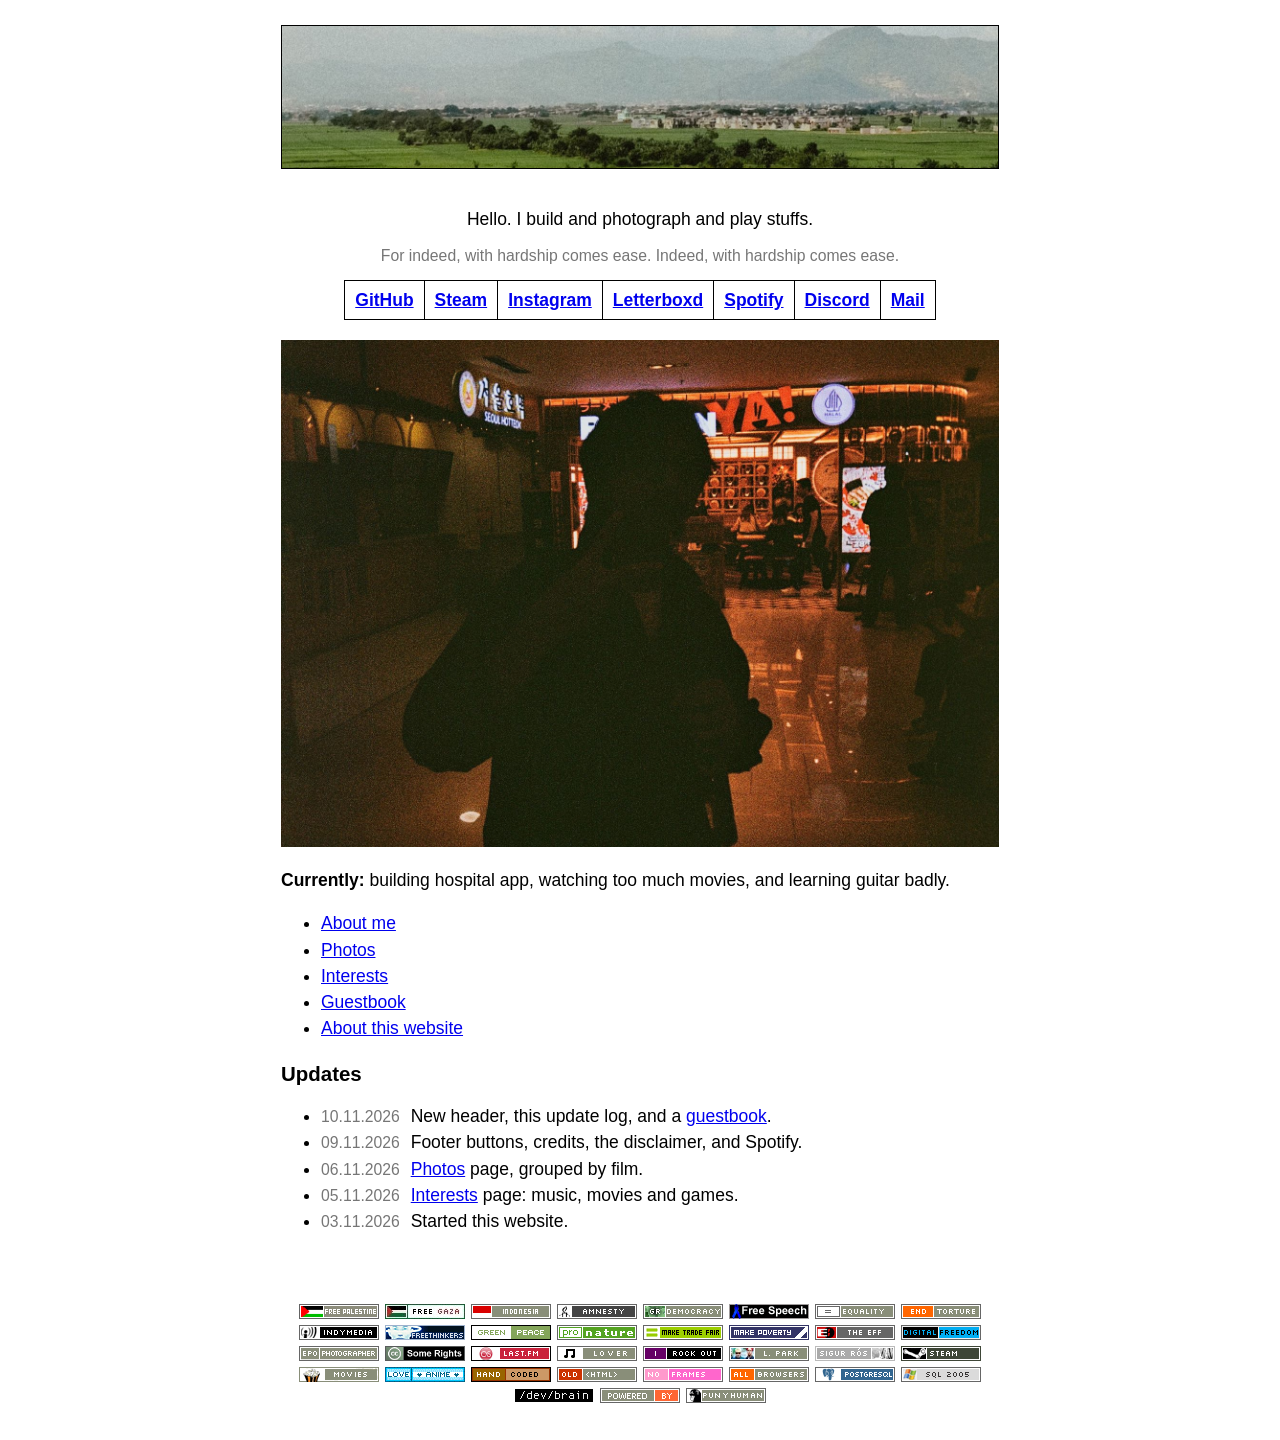
<file: index.html>
<!DOCTYPE html>
<html lang="en">
<head>
  <meta charset="utf-8">
  <meta name="viewport" content="width=device-width, initial-scale=1.0">
  <link rel="stylesheet" href="style.css">
  <title>Rinura</title>
</head>
<body>
<header id="banner">
  <a class="banner" href="index.html"></a>
</header>

<main id="content">

<div style="text-align: center;">
  <p>Hello. I build and photograph and play stuffs.</p>
  <p class="verse">
    For indeed, with hardship comes ease. Indeed, with hardship comes ease.<br>
  </p>
</div>

<table>
  <tr>
    <th><a href="https://github.com/rinura25" target="_blank" rel="noopener">GitHub</a></th>
    <th><a href="https://steamcommunity.com/id/rinura/" target="_blank" rel="noopener">Steam</a></th>
    <th><a href="https://www.instagram.com/vpqsk" target="_blank" rel="noopener">Instagram</a></th>
    <th><a href="https://letterboxd.com/Soren014/" target="_blank" rel="noopener">Letterboxd</a></th>
    <th><a href="https://open.spotify.com/user/csh70l8z7uq795s8ta3n611ec" target="_blank" rel="noopener">Spotify</a></th>
    <th><a href="https://discord.com/users/245556033127317515" target="_blank" rel="noopener">Discord</a></th>
    <th><a href="mailto:sorennn014@gmail.com">Mail</a></th>
  </tr>
</table>

<figure>
  <img src="photos-web/home.jpg" alt="A silhouetted figure in front of glowing restaurant signs, shot on film">
</figure>


<p><b>Currently:</b> building hospital app, watching too much movies, and learning guitar badly.</p>

<ul>
  <li><a href="about-me.html">About me</a></li>
  <li><a href="photos.html">Photos</a></li>
  <li><a href="interests.html">Interests</a></li>
  <li><a href="https://rinura.atabook.org/" target="_blank" rel="noopener">Guestbook</a></li>
  <li><a href="about-this-website.html">About this website</a></li>
</ul>


<h3 id="updates">Updates</h3>
<ul class="updates">
  <li><span class="date">10.11.2026</span> New header, this update log, and a <a href="https://rinura.atabook.org/" target="_blank" rel="noopener">guestbook</a>.</li>
  <li><span class="date">09.11.2026</span> Footer buttons, credits, the disclaimer, and Spotify.</li>
  <li><span class="date">06.11.2026</span> <a href="photos.html">Photos</a> page, grouped by film.</li>
  <li><span class="date">05.11.2026</span> <a href="interests.html">Interests</a> page: music, movies and games.</li>
  <li><span class="date">03.11.2026</span> Started this website.</li>
</ul>

</main>

<footer>
  <div class="buttons">
    <img src="buttons/palestine.gif" alt="Free Palestine" width="80" height="15">
    <img src="buttons/freegaza.gif" alt="Free Gaza" width="80" height="15">
    <img src="buttons/iconindonesia.gif" alt="Indonesia" width="80" height="15">
    <img src="buttons/amnesty.png" alt="Amnesty" width="80" height="15">
    <img src="buttons/democracy.png" alt="Democracy" width="80" height="15">
    <img src="buttons/freespeech.gif" alt="Free speech" width="80" height="15">
    <img src="buttons/equality.gif" alt="Equality" width="80" height="15">
    <img src="buttons/endtorture.png" alt="End torture" width="80" height="15">
    <img src="buttons/indymedia.png" alt="Indymedia" width="80" height="15">
    <img src="buttons/freethink.gif" alt="Freethinkers" width="80" height="15">
    <img src="buttons/greenpeace.gif" alt="Greenpeace" width="80" height="15">
    <img src="buttons/pronature.gif" alt="Pro nature" width="80" height="15">
    <img src="buttons/maketradefair.png" alt="Make trade fair" width="80" height="15">
    <img src="buttons/makepovertyhistory.gif" alt="Make poverty history" width="80" height="15">
    <img src="buttons/eff.gif" alt="The EFF" width="80" height="15">
    <img src="buttons/digital_freedom.png" alt="Digital freedom" width="80" height="15">
    <a href="photos.html"><img src="buttons/button_photographer.gif" alt="Photographer" width="80" height="15"></a>
    <img src="buttons/ccsomerights.gif" alt="Creative Commons some rights reserved" width="80" height="15">
    <a href="https://www.last.fm/user/soren014" target="_blank" rel="noopener"><img src="buttons/last.fm_badge.png" alt="Last.fm" width="80" height="15"></a>
    <img src="buttons/musiclover.gif" alt="Music lover" width="80" height="15">
    <img src="buttons/rockout.gif" alt="I rock out" width="80" height="15">
    <img src="buttons/linkin.gif" alt="Linkin Park" width="80" height="15">
    <img src="buttons/sigurros.gif" alt="Sigur Ros" width="80" height="15">
    <a href="https://steamcommunity.com/id/rinura/" target="_blank" rel="noopener"><img src="buttons/steam2.gif" alt="Steam" width="80" height="15"></a>
    <a href="https://letterboxd.com/Soren014/" target="_blank" rel="noopener"><img src="buttons/movies.gif" alt="Movies" width="80" height="15"></a>
    <img src="buttons/loveanime.gif" alt="Love anime" width="80" height="15">
    <img src="buttons/handcoded.png" alt="Hand coded" width="80" height="15">
    <img src="buttons/oldhtml.gif" alt="Old HTML" width="80" height="15">
    <img src="buttons/noframes01.png" alt="No frames" width="80" height="15">
    <img src="buttons/allbrowsers.gif" alt="All browsers" width="80" height="15">
    <img src="buttons/postgresql.png" alt="PostgreSQL" width="80" height="15">
    <img src="buttons/mssql2005.png" alt="SQL Server" width="80" height="15">
    <img src="buttons/dev_brain.png" alt="/dev/brain" width="80" height="15">
    <img src="buttons/brains.gif" alt="Powered by brains" width="80" height="15">
    <img src="buttons/punyhuman.gif" alt="Puny human" width="80" height="15">
  </div>
</footer>
</body>
</html>
</file>
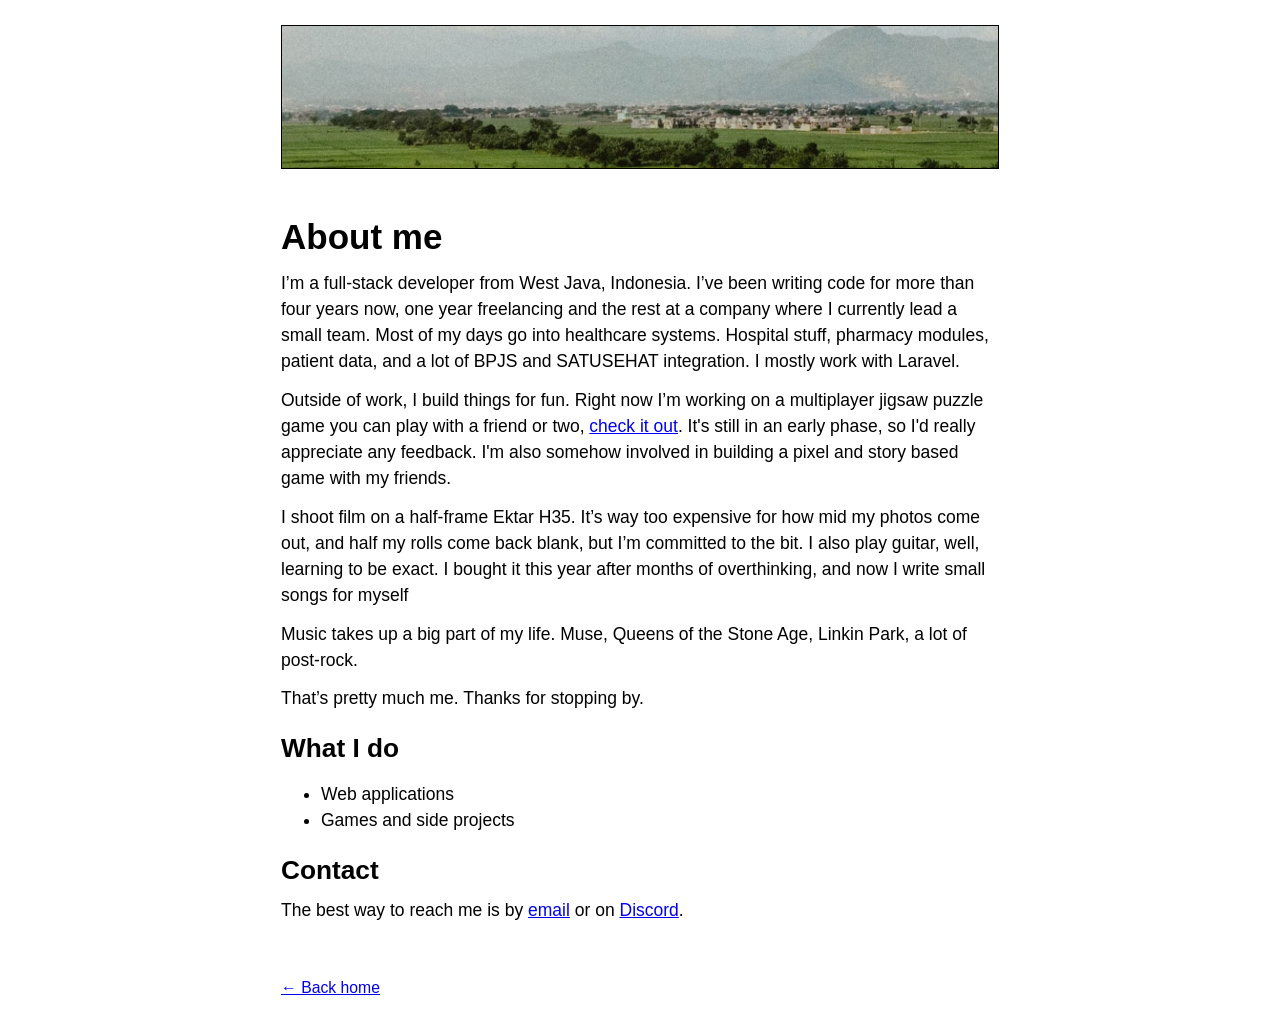
<file: about-me.html>
<!DOCTYPE html>
<html lang="en">
<head>
  <meta charset="utf-8">
  <meta name="viewport" content="width=device-width, initial-scale=1.0">
  <link rel="stylesheet" href="style.css">
  <title>About me</title>
</head>
<body>
<header id="banner">
  <a class="banner" href="index.html"></a>
</header>

<main id="content">
<h1>About me</h1>

<p>I’m a full-stack developer from West Java, Indonesia. I’ve been writing code for more than four years now, one year freelancing and the rest at a company where I currently lead a small team. Most of my days go into healthcare systems. Hospital stuff, pharmacy modules, patient data, and a lot of BPJS and SATUSEHAT integration. I mostly work with Laravel.</p>

<p>Outside of work, I build things for fun. Right now I’m working on a multiplayer jigsaw puzzle game you can play with a friend or two, <a href="https://www.roblox.com/games/111895647983506" target="_blank" rel="noopener">check it out</a>. It's still in an early phase, so I'd really appreciate any feedback. I'm also somehow involved in building a pixel and story based game with my friends.</p>

<p>I shoot film on a half-frame Ektar H35. It’s way too expensive for how mid my photos come out, and half my rolls come back blank, but I’m committed to the bit. I also play guitar, well, learning to be exact. I bought it this year after months of overthinking, and now I write small songs for myself</p>

<p>Music takes up a big part of my life. Muse, Queens of the Stone Age, Linkin Park, a lot of post-rock.</p>

<p>That’s pretty much me. Thanks for stopping by.</p>

<h2>What I do</h2>
<ul>
  <li>Web applications</li>
  <li>Games and side projects</li>
</ul>

<h2>Contact</h2>
<p>The best way to reach me is by <a href="mailto:sorennn014@gmail.com">email</a> or on <a href="https://discord.com/users/245556033127317515" target="_blank" rel="noopener">Discord</a>.</p>
</main>

<footer><a href="index.html">&larr; Back home</a></footer>
</body>
</html>
</file>
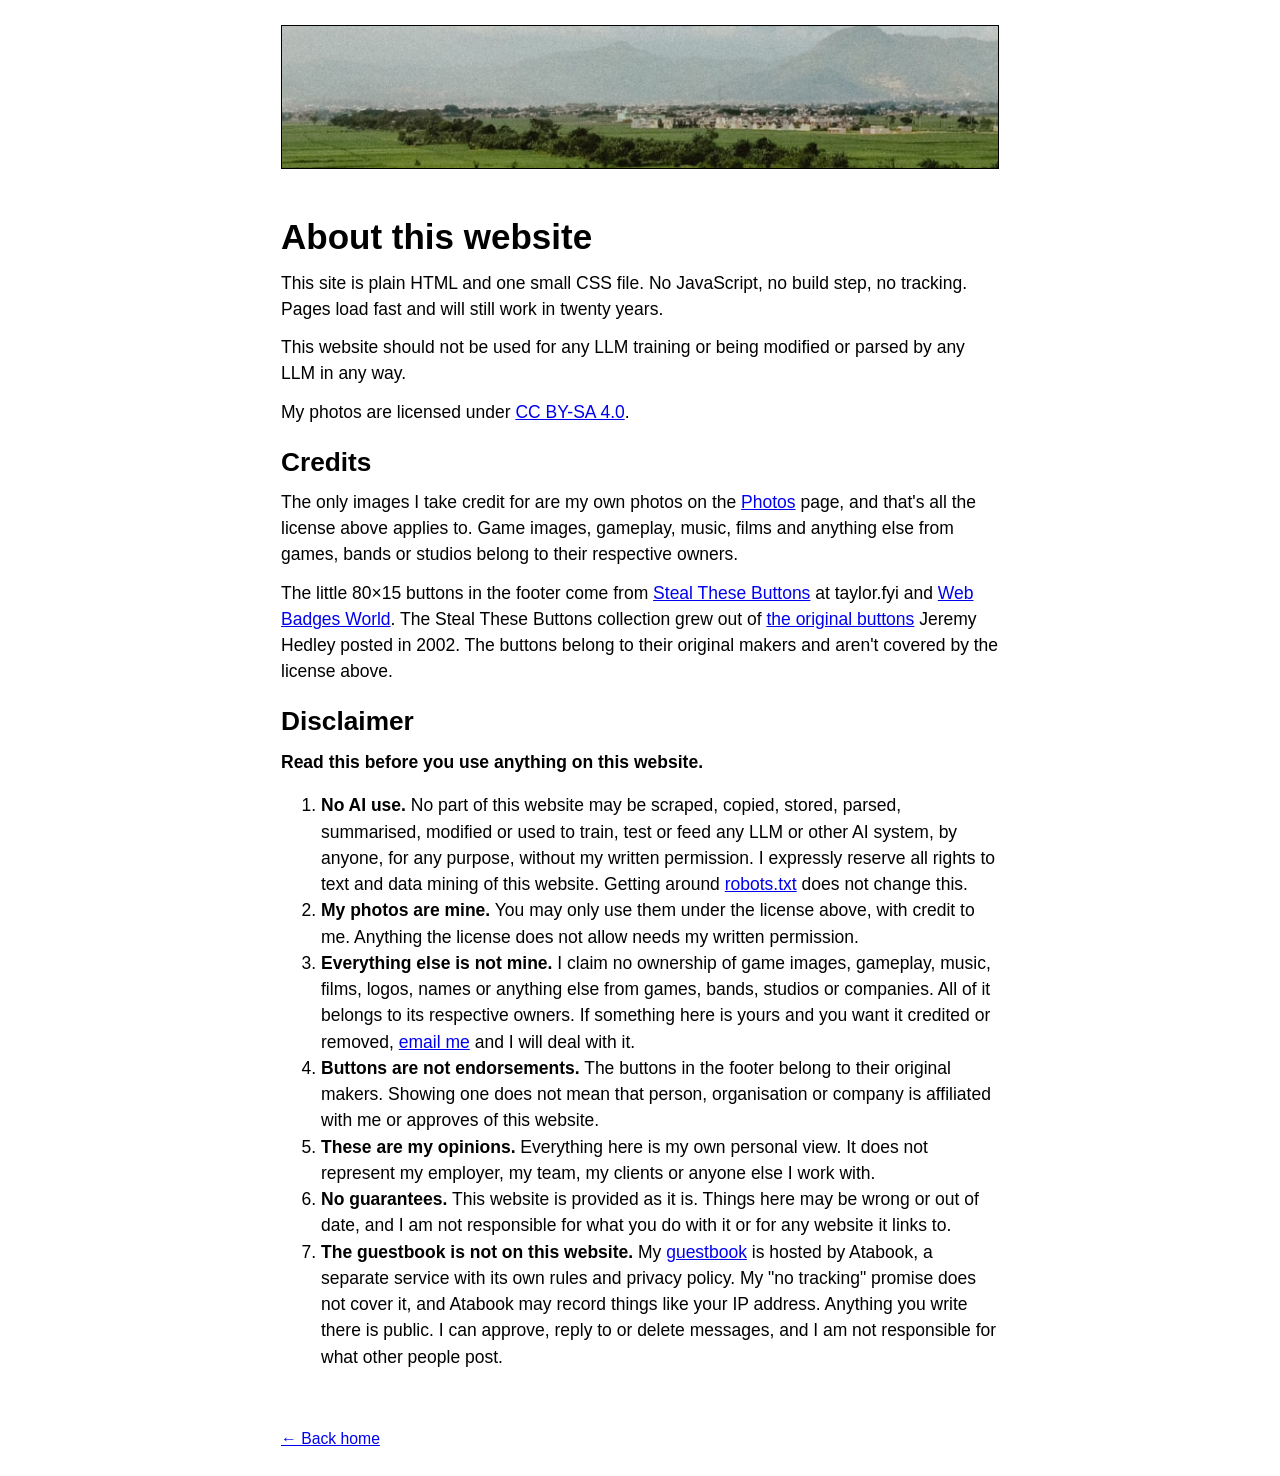
<file: about-this-website.html>
<!DOCTYPE html>
<html lang="en">
<head>
  <meta charset="utf-8">
  <meta name="viewport" content="width=device-width, initial-scale=1.0">
  <link rel="stylesheet" href="style.css">
  <title>About this website - Rinura</title>
</head>
<body>
<header id="banner">
  <a class="banner" href="index.html"></a>
</header>

<main id="content">
<h1>About this website</h1>

<p>This site is plain HTML and one small CSS file. No JavaScript, no build step,
no tracking. Pages load fast and will still work in twenty years.</p>

<p>This website should not be used for any LLM training or being modified or parsed by any LLM in any way.</p>

<p>My photos are licensed under <a href="https://creativecommons.org/licenses/by-sa/4.0/" target="_blank" rel="noopener">CC BY-SA 4.0</a>.</p>

<h2>Credits</h2>
<p>The only images I take credit for are my own photos on the <a href="photos.html">Photos</a> page, and that's all the license above applies to. Game images, gameplay, music, films and anything else from games, bands or studios belong to their respective owners.</p>

<p>The little 80&times;15 buttons in the footer come from <a href="https://taylor.fyi/buttons/" target="_blank" rel="noopener">Steal These Buttons</a> at taylor.fyi and <a href="https://web.badges.world/" target="_blank" rel="noopener">Web Badges World</a>. The Steal These Buttons collection grew out of <a href="https://web.archive.org/web/20050111015905/http://www.antipixel.com/blog/archives/2002/10/22/steal_these_buttons.html" target="_blank" rel="noopener">the original buttons</a> Jeremy Hedley posted in 2002. The buttons belong to their original makers and aren't covered by the license above.</p>

<h2>Disclaimer</h2>
<p><b>Read this before you use anything on this website.</b></p>
<ol>
  <li><b>No AI use.</b> No part of this website may be scraped, copied, stored, parsed, summarised, modified or used to train, test or feed any LLM or other AI system, by anyone, for any purpose, without my written permission. I expressly reserve all rights to text and data mining of this website. Getting around <a href="robots.txt">robots.txt</a> does not change this.</li>
  <li><b>My photos are mine.</b> You may only use them under the license above, with credit to me. Anything the license does not allow needs my written permission.</li>
  <li><b>Everything else is not mine.</b> I claim no ownership of game images, gameplay, music, films, logos, names or anything else from games, bands, studios or companies. All of it belongs to its respective owners. If something here is yours and you want it credited or removed, <a href="mailto:sorennn014@gmail.com">email me</a> and I will deal with it.</li>
  <li><b>Buttons are not endorsements.</b> The buttons in the footer belong to their original makers. Showing one does not mean that person, organisation or company is affiliated with me or approves of this website.</li>
  <li><b>These are my opinions.</b> Everything here is my own personal view. It does not represent my employer, my team, my clients or anyone else I work with.</li>
  <li><b>No guarantees.</b> This website is provided as it is. Things here may be wrong or out of date, and I am not responsible for what you do with it or for any website it links to.</li>
  <li><b>The guestbook is not on this website.</b> My <a href="https://rinura.atabook.org/" target="_blank" rel="noopener">guestbook</a> is hosted by Atabook, a separate service with its own rules and privacy policy. My "no tracking" promise does not cover it, and Atabook may record things like your IP address. Anything you write there is public. I can approve, reply to or delete messages, and I am not responsible for what other people post.</li>
</ol>
</main>

<footer><a href="index.html">&larr; Back home</a></footer>
</body>
</html>
</file>
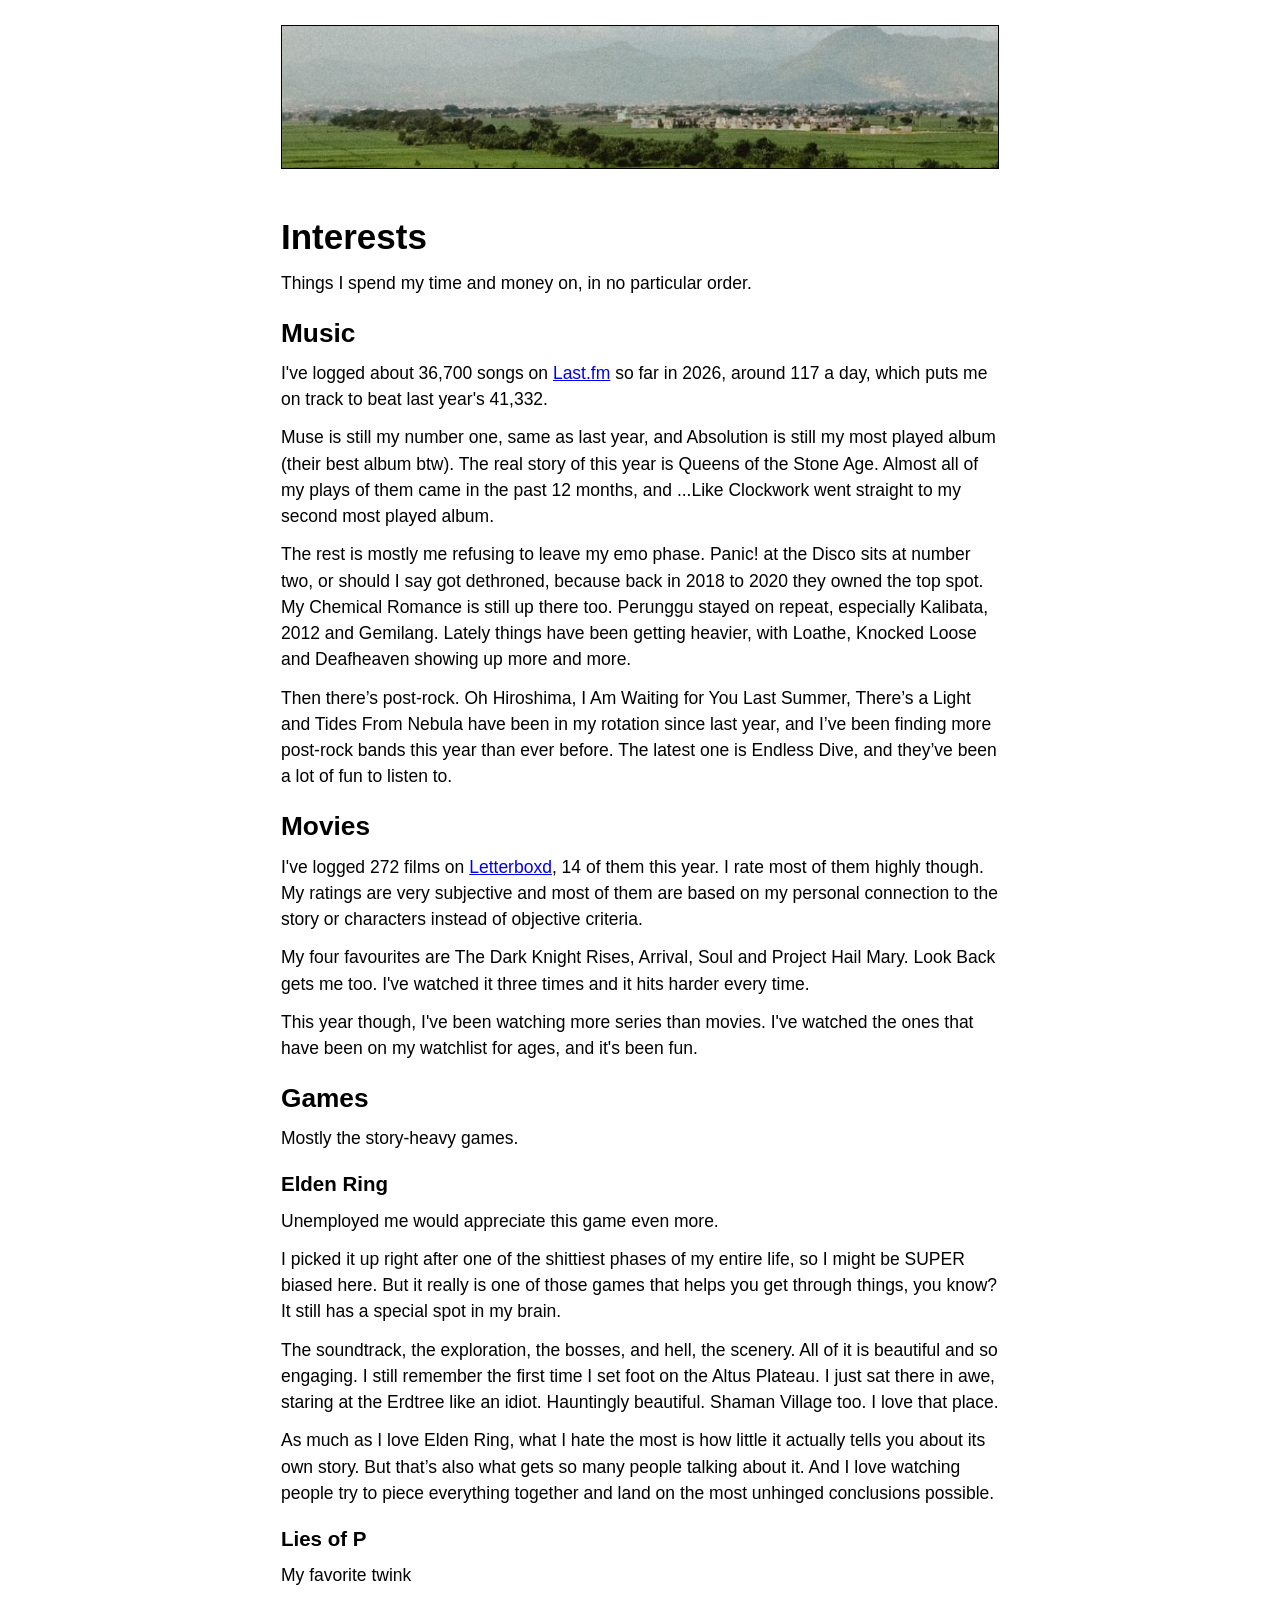
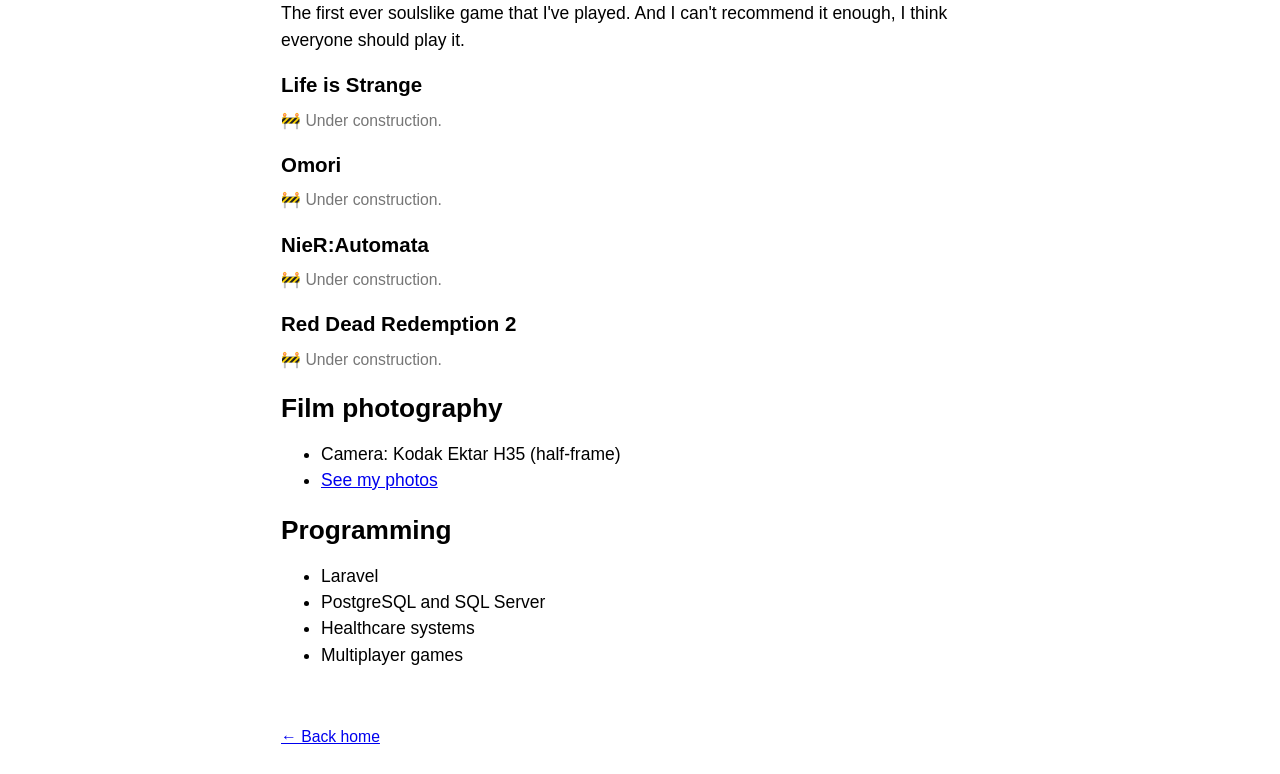
<file: interests.html>
<!DOCTYPE html>
<html lang="en">
<head>
  <meta charset="utf-8">
  <meta name="viewport" content="width=device-width, initial-scale=1.0">
  <link rel="stylesheet" href="style.css">
  <title>Interests</title>
</head>
<body>
<header id="banner">
  <a class="banner" href="index.html"></a>
</header>

<main id="content">
<h1>Interests</h1>

<p>Things I spend my time and money on, in no particular order.</p>

<h2 id="music">Music</h2>
<p>I've logged about 36,700 songs on <a href="https://www.last.fm/user/soren014" target="_blank" rel="noopener">Last.fm</a> so far in 2026, around 117 a day, which puts me on track to beat last year's 41,332.</p>

<p>Muse is still my number one, same as last year, and Absolution is still my most played album (their best album btw). The real story of this year is Queens of the Stone Age. Almost all of my plays of them came in the past 12 months, and ...Like Clockwork went straight to my second most played album.</p>

<p>The rest is mostly me refusing to leave my emo phase. Panic! at the Disco sits at number two, or should I say got dethroned, because back in 2018 to 2020 they owned the top spot. My Chemical Romance is still up there too. Perunggu stayed on repeat, especially Kalibata, 2012 and Gemilang. Lately things have been getting heavier, with Loathe, Knocked Loose and Deafheaven showing up more and more.</p>

<p>Then there’s post-rock. Oh Hiroshima, I Am Waiting for You Last Summer, There’s a Light and Tides From Nebula have been in my rotation since last year, and I’ve been finding more post-rock bands this year than ever before. The latest one is Endless Dive, and they’ve been a lot of fun to listen to.</p>

<h2 id="movies">Movies</h2>
<p>I've logged 272 films on <a href="https://letterboxd.com/Soren014/" target="_blank" rel="noopener">Letterboxd</a>, 14 of them this year. I rate most of them highly though. My ratings are very subjective and most of them are based on my personal connection to the story or characters instead of objective criteria.</p>

<p>My four favourites are The Dark Knight Rises, Arrival, Soul and Project Hail Mary. Look Back gets me too. I've watched it three times and it hits harder every time.</p>

<p>This year though, I've been watching more series than movies. I've watched the ones that have been on my watchlist for ages, and it's been fun.</p>

<h2 id="games">Games</h2>
<p>Mostly the story-heavy games.</p>

<h3>Elden Ring</h3>

<p>Unemployed me would appreciate this game even more.</p>

<p>I picked it up right after one of the shittiest phases of my entire life, so I might be SUPER biased here. But it really is one of those games that helps you get through things, you know? It still has a special spot in my brain.</p>

<p>The soundtrack, the exploration, the bosses, and hell, the scenery. All of it is beautiful and so engaging. I still remember the first time I set foot on the Altus Plateau. I just sat there in awe, staring at the Erdtree like an idiot. Hauntingly beautiful. Shaman Village too. I love that place.</p>

<p>As much as I love Elden Ring, what I hate the most is how little it actually tells you about its own story. But that’s also what gets so many people talking about it. And I love watching people try to piece everything together and land on the most unhinged conclusions possible.</p>

<h3>Lies of P</h3>

<p>My favorite twink</p>

<p>The first ever soulslike game that I've played. And I can't recommend it enough, I think everyone should play it.</p>

<h3>Life is Strange</h3>
<p class="date">&#128679; Under construction.</p>

<h3>Omori</h3>
<p class="date">&#128679; Under construction.</p>

<h3>NieR:Automata</h3>
<p class="date">&#128679; Under construction.</p>

<h3>Red Dead Redemption 2</h3>
<p class="date">&#128679; Under construction.</p>

<h2 id="photography">Film photography</h2>
<ul>
  <li>Camera: Kodak Ektar H35 (half-frame)</li>
  <li><a href="photos.html">See my photos</a></li>
</ul>


<h2 id="programming">Programming</h2>
<ul>
  <li>Laravel</li>
  <li>PostgreSQL and SQL Server</li>
  <li>Healthcare systems</li>
  <li>Multiplayer games</li>
</ul>
</main>

<footer><a href="index.html">&larr; Back home</a></footer>
</body>
</html>
</file>
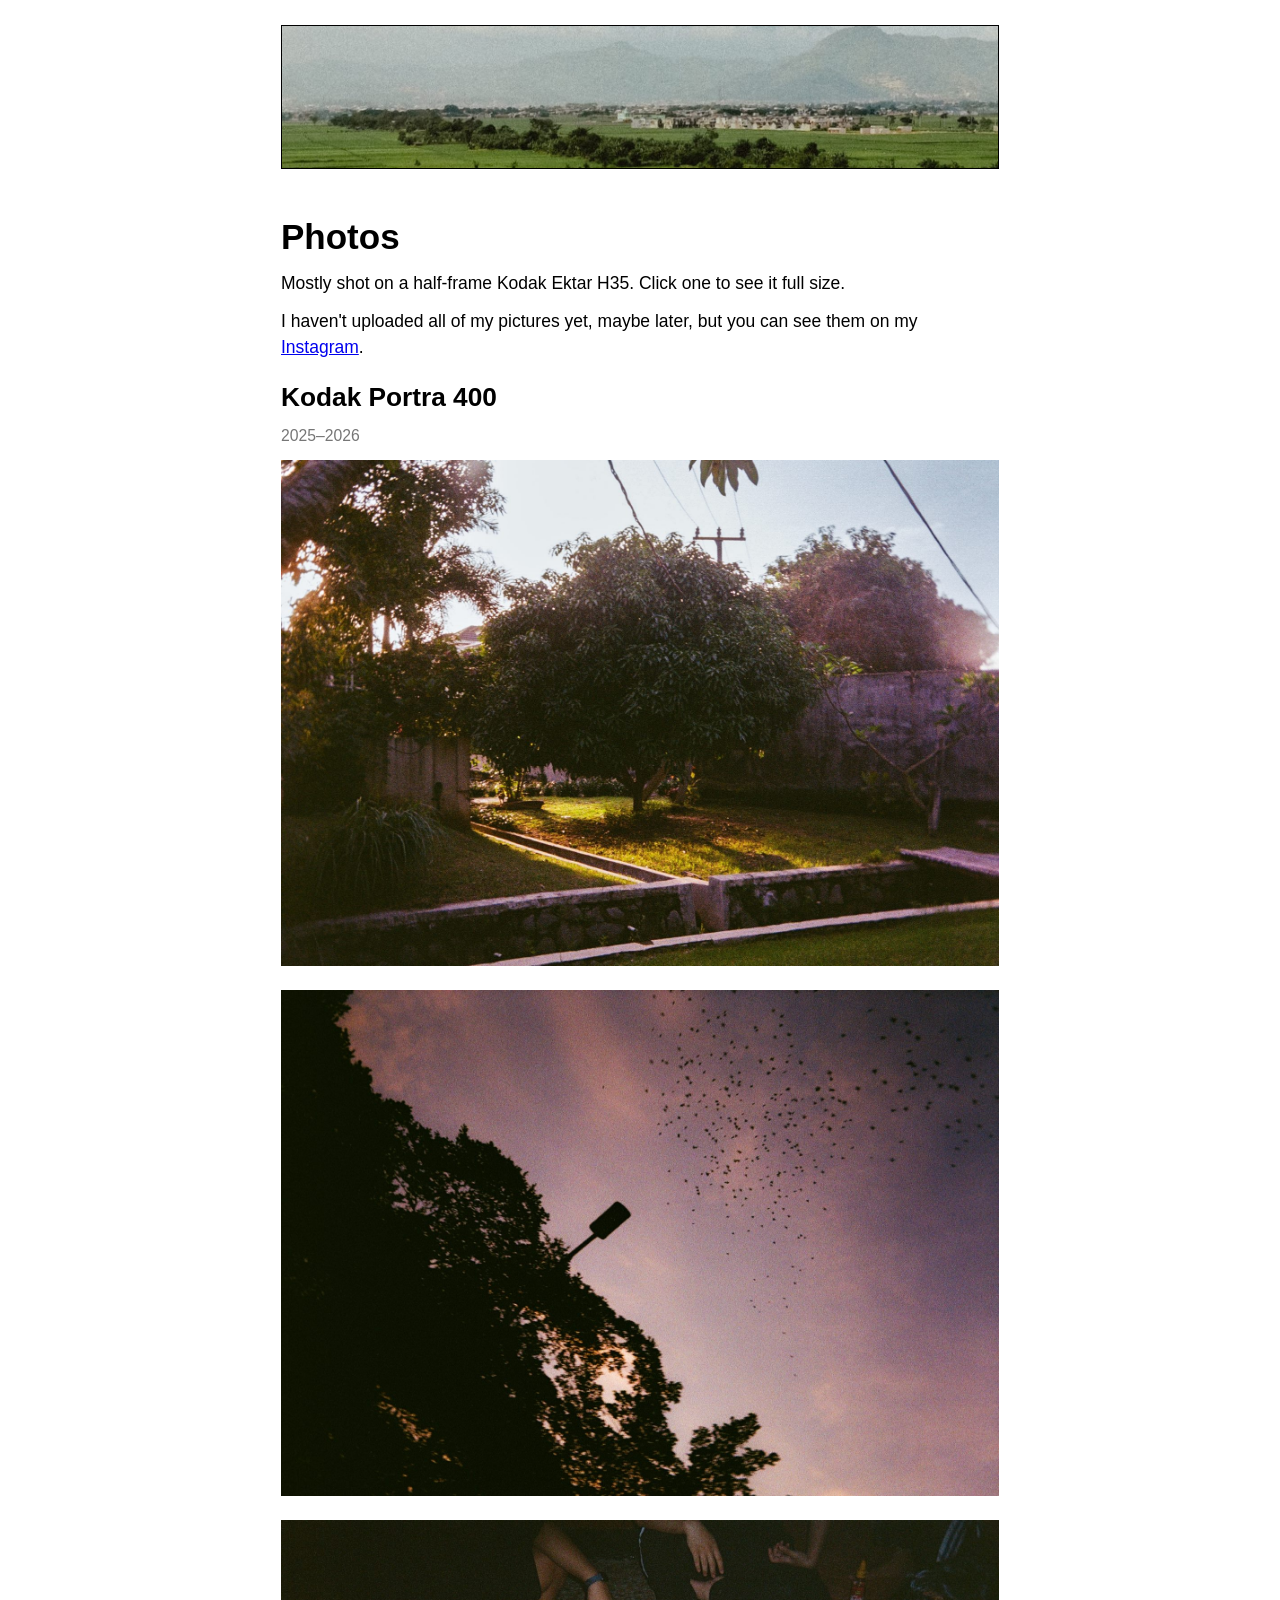
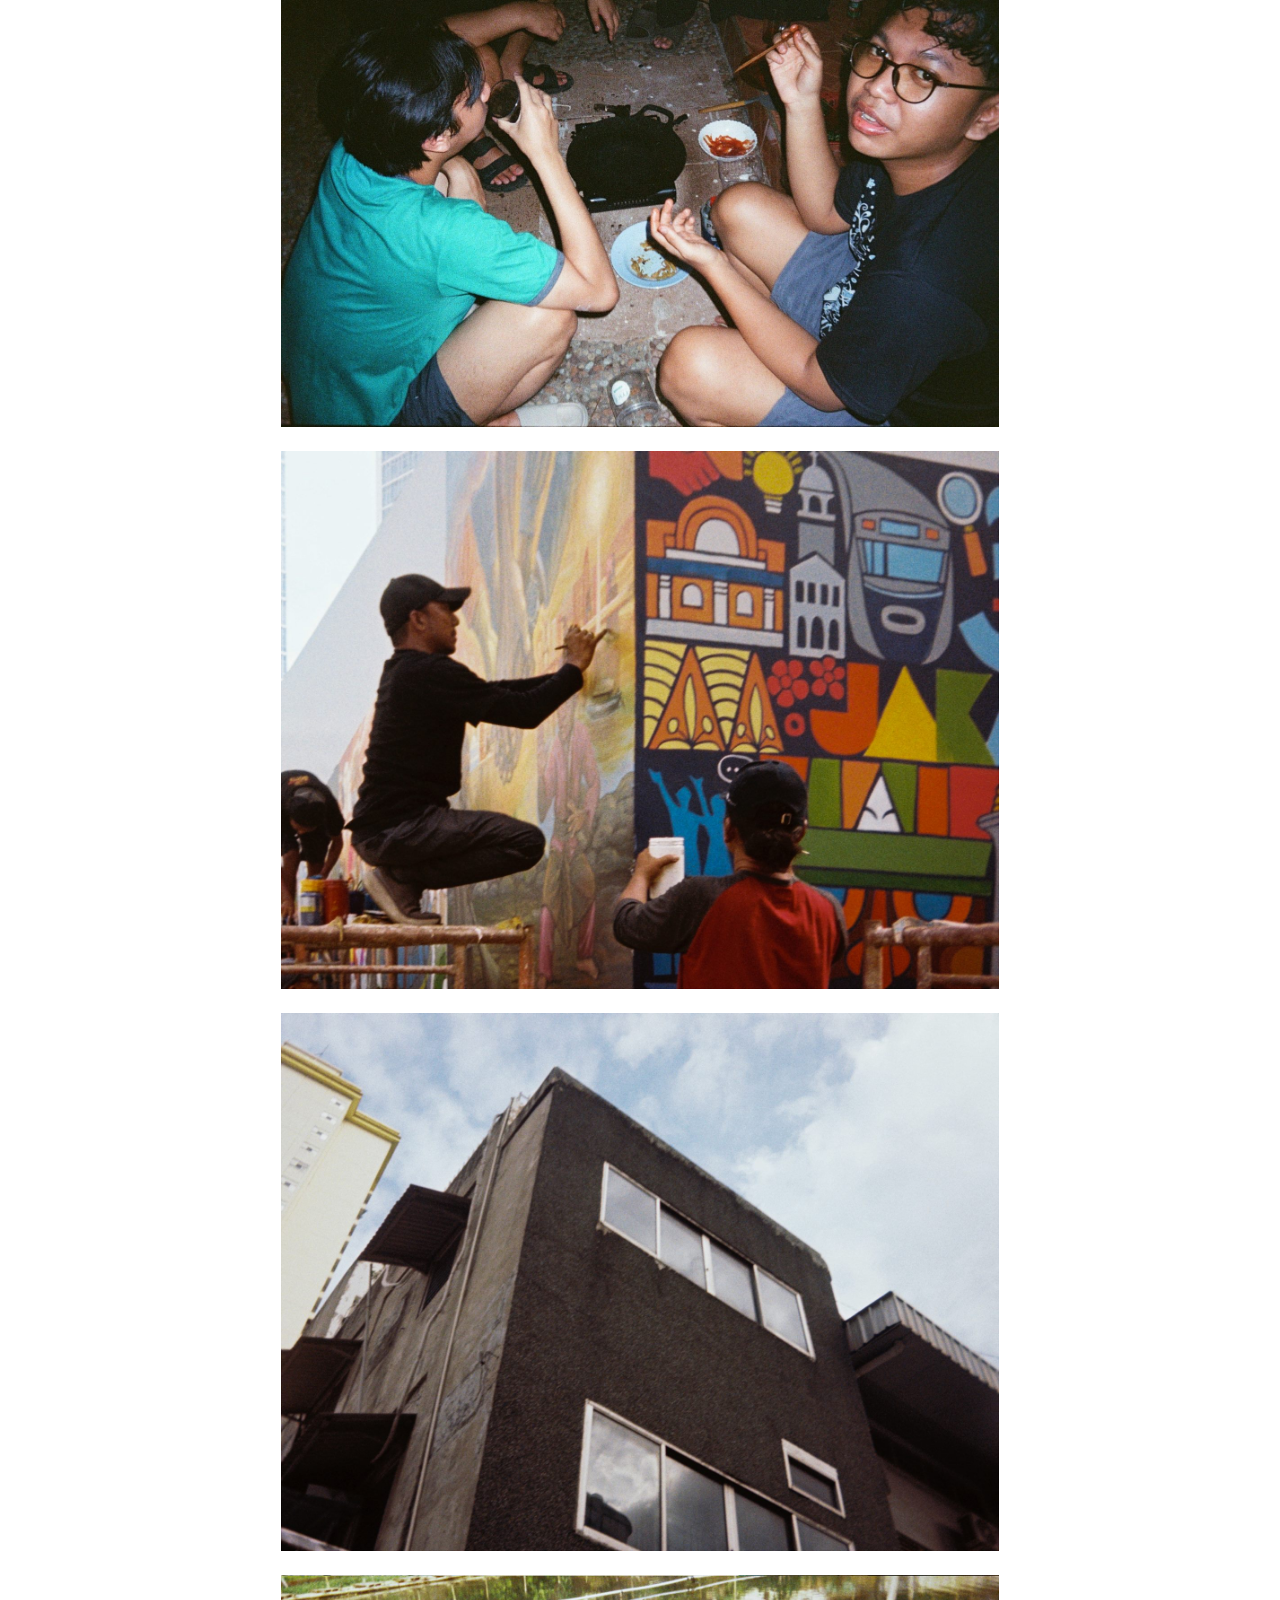
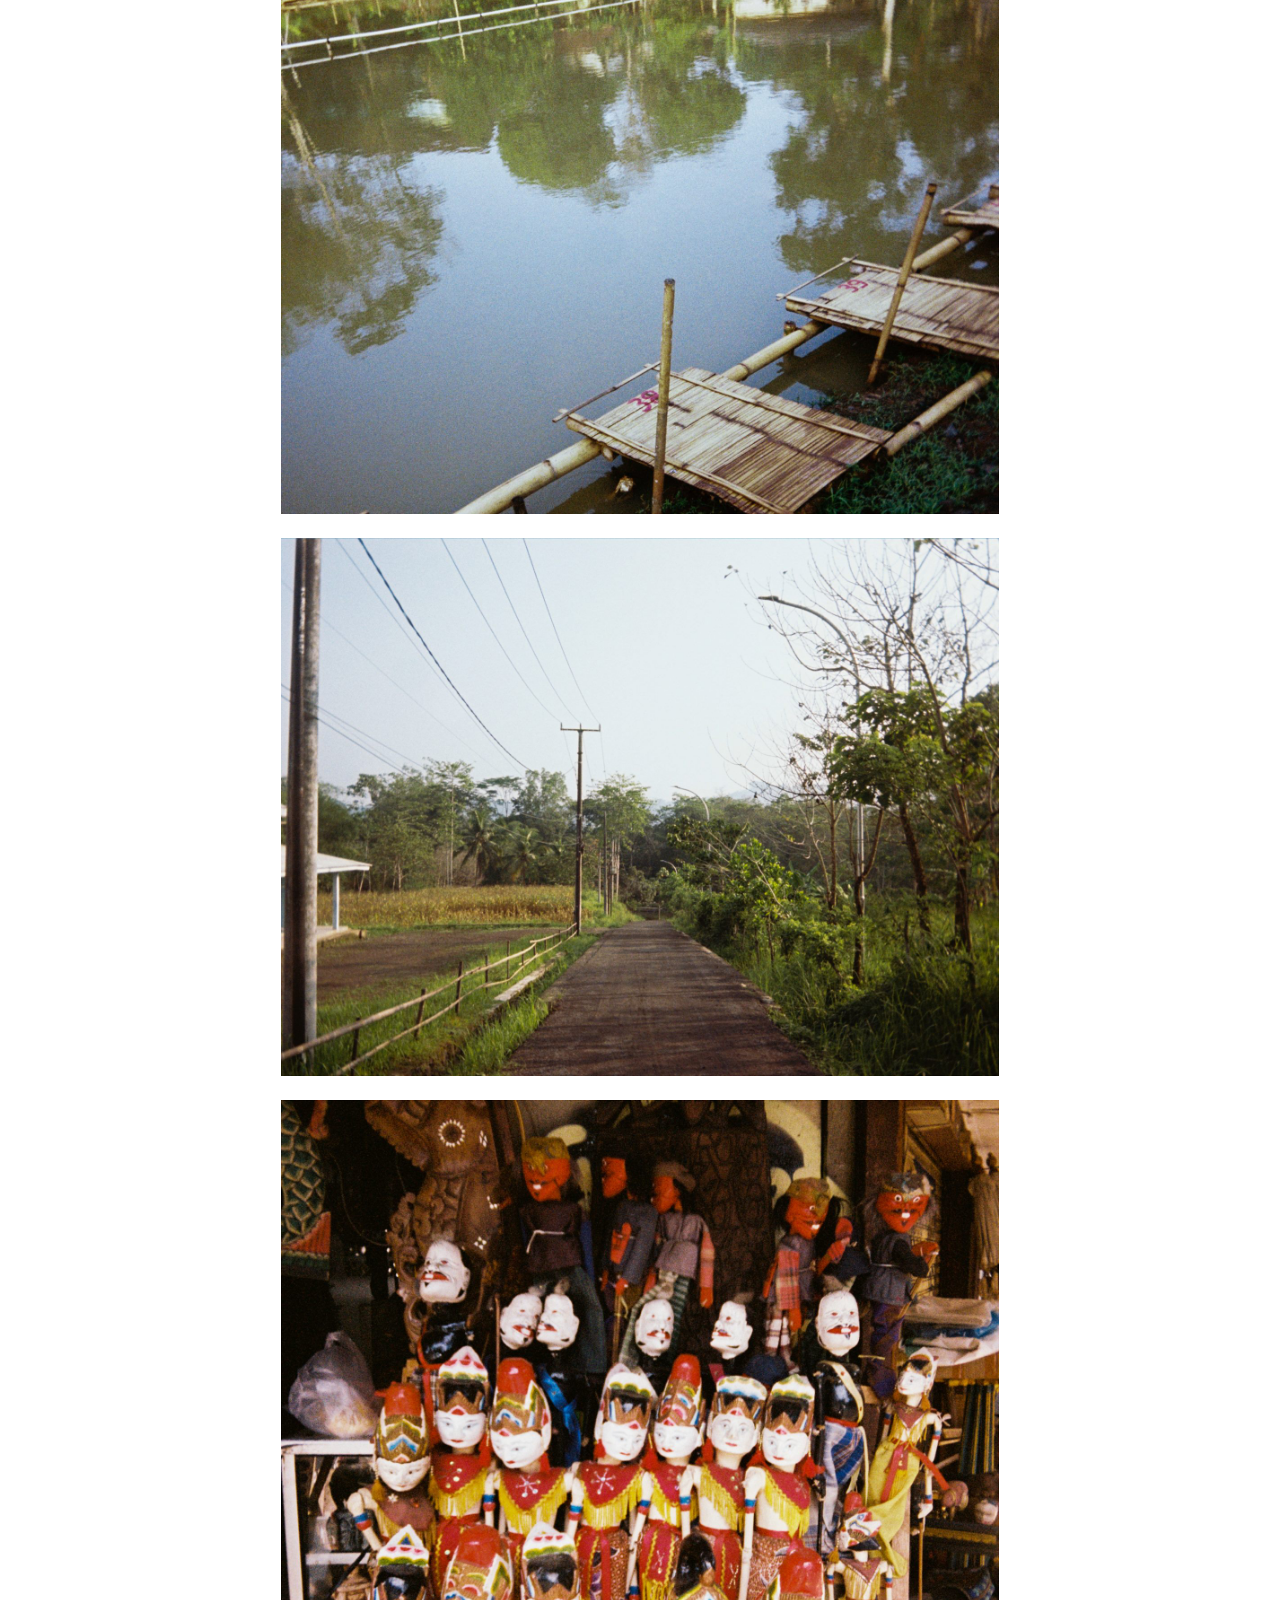
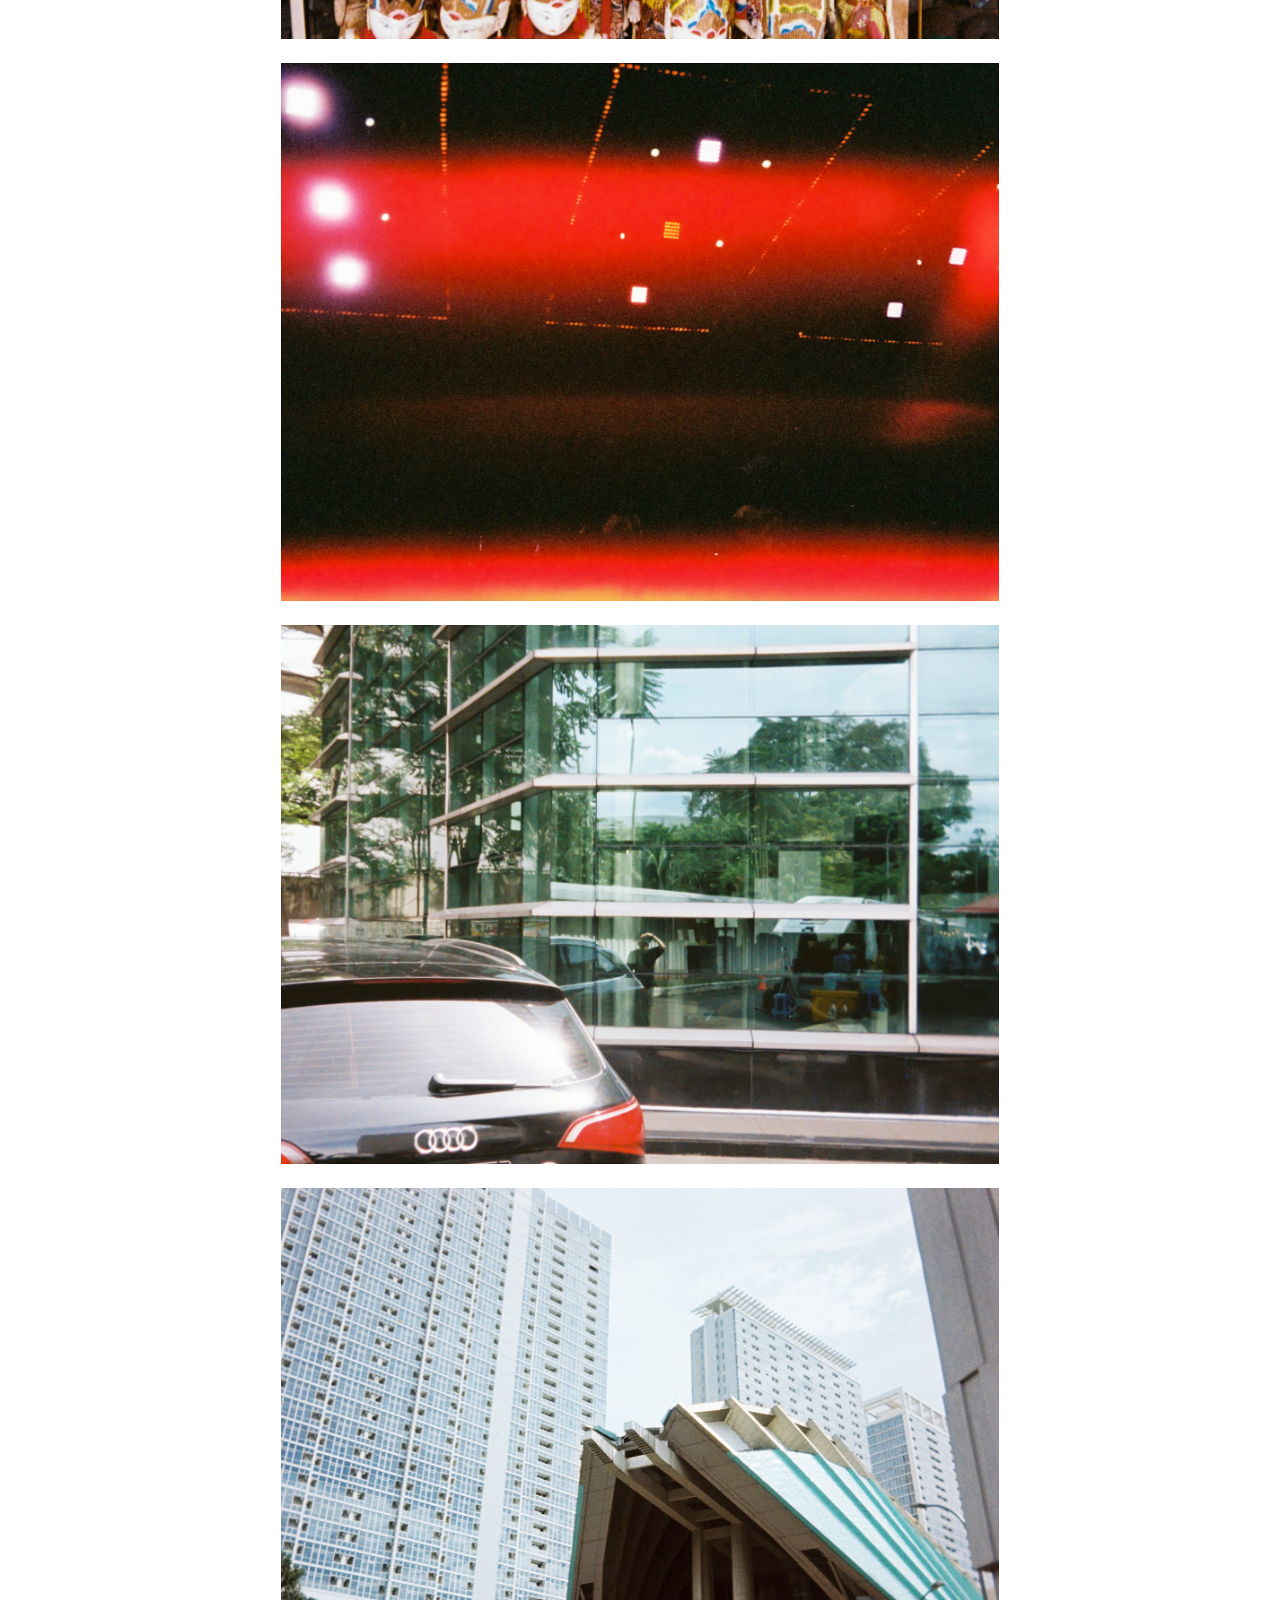
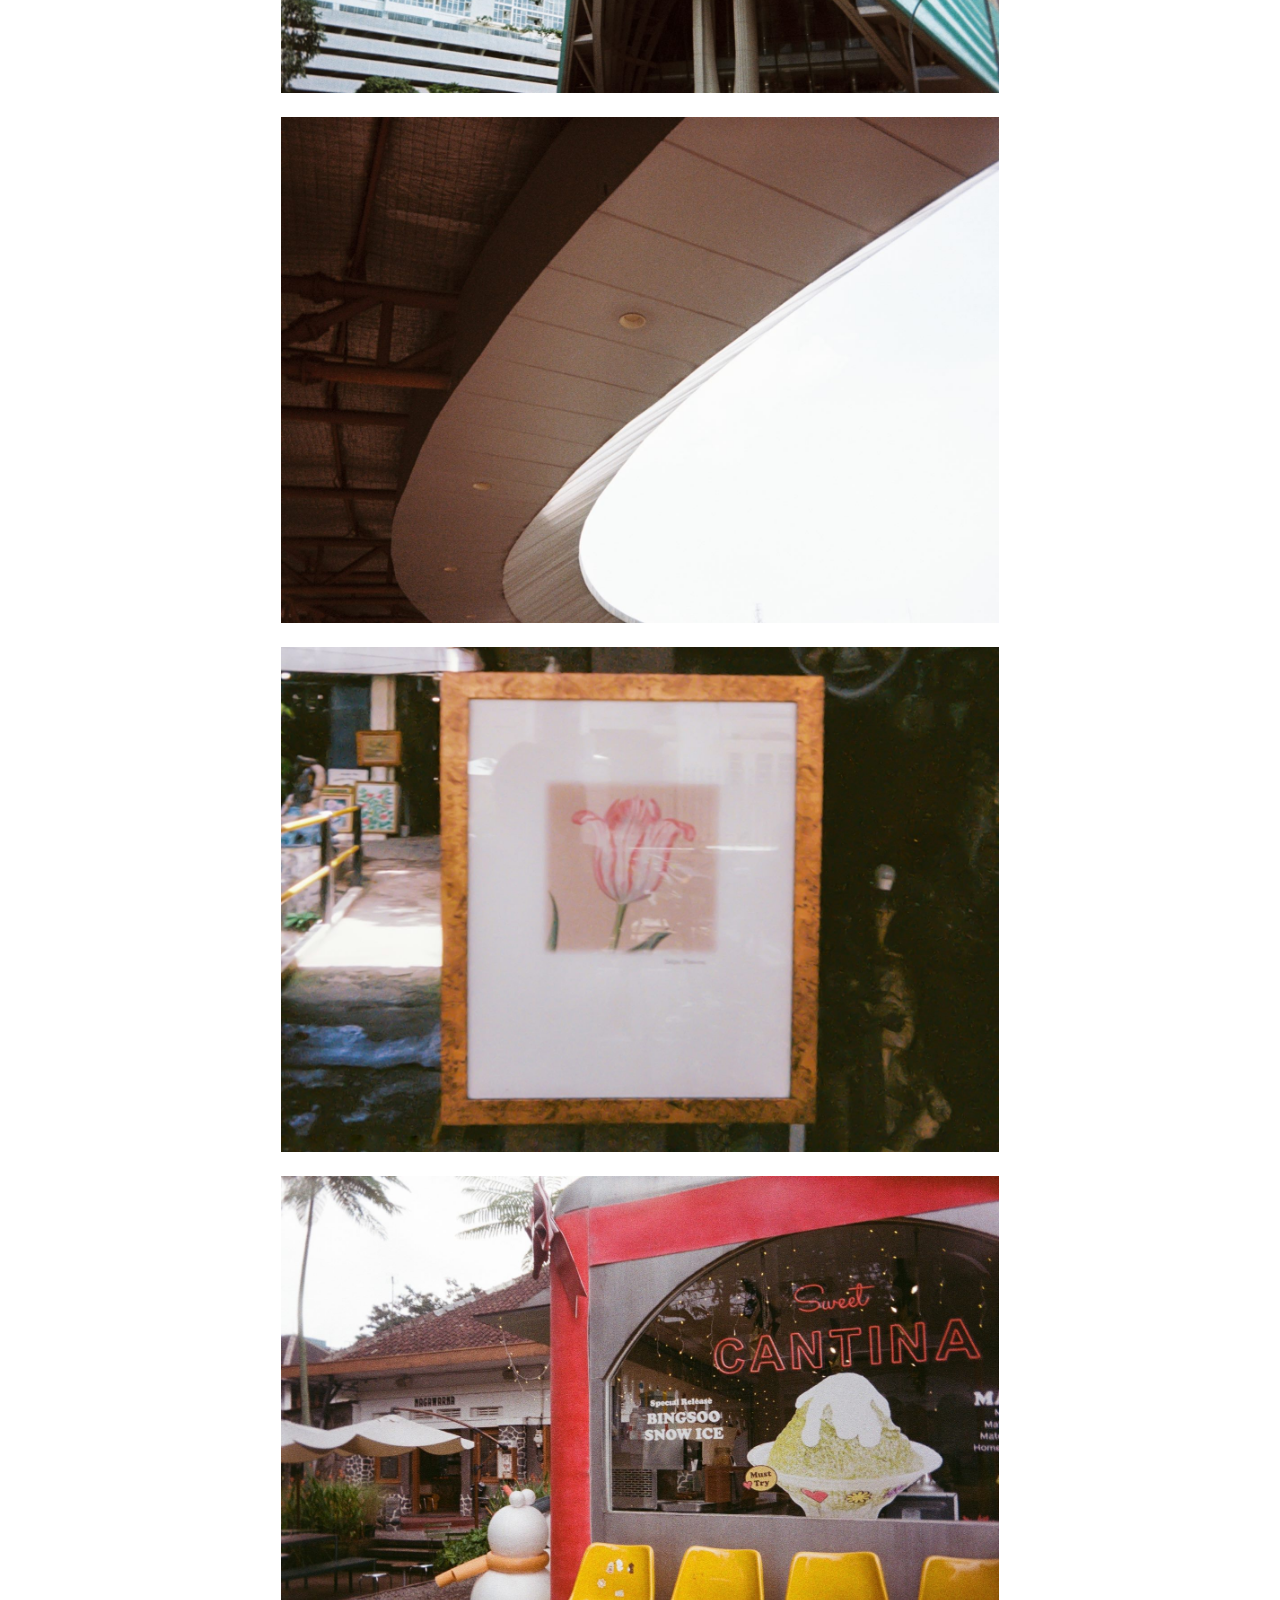
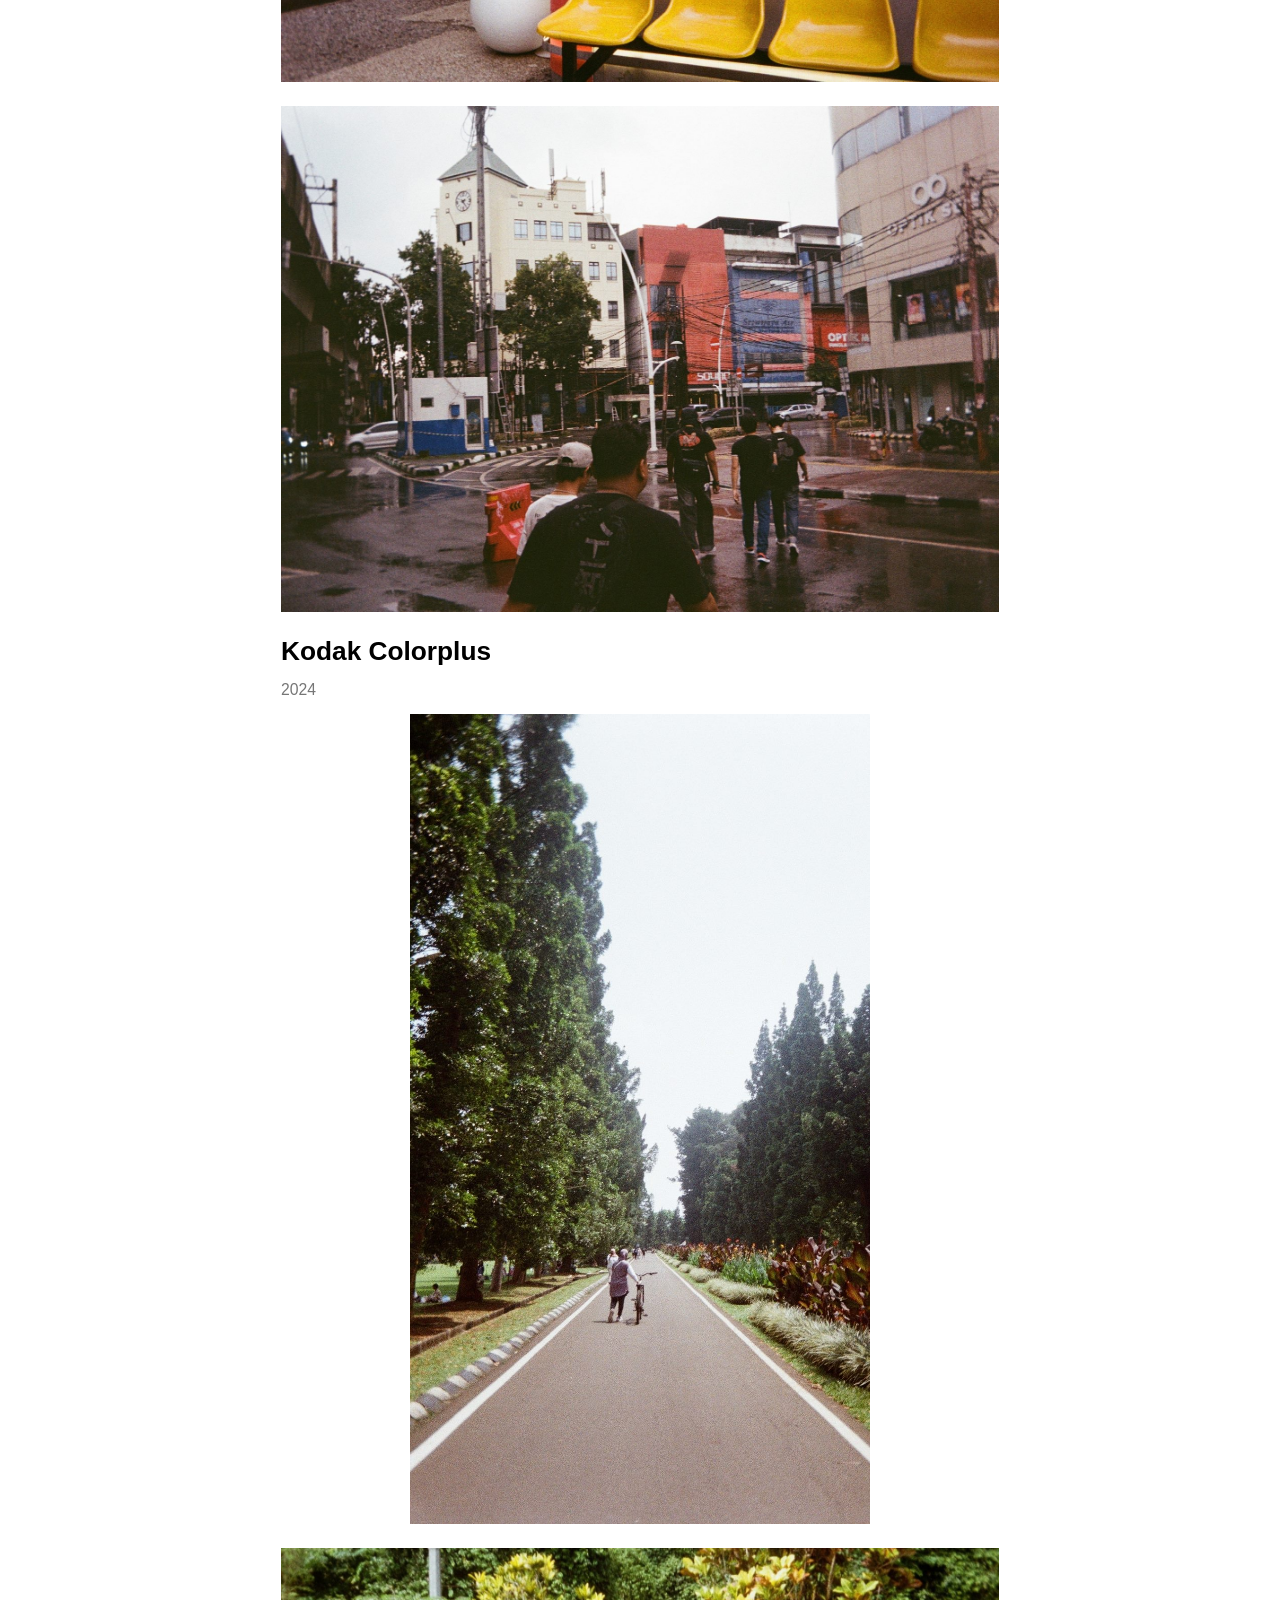
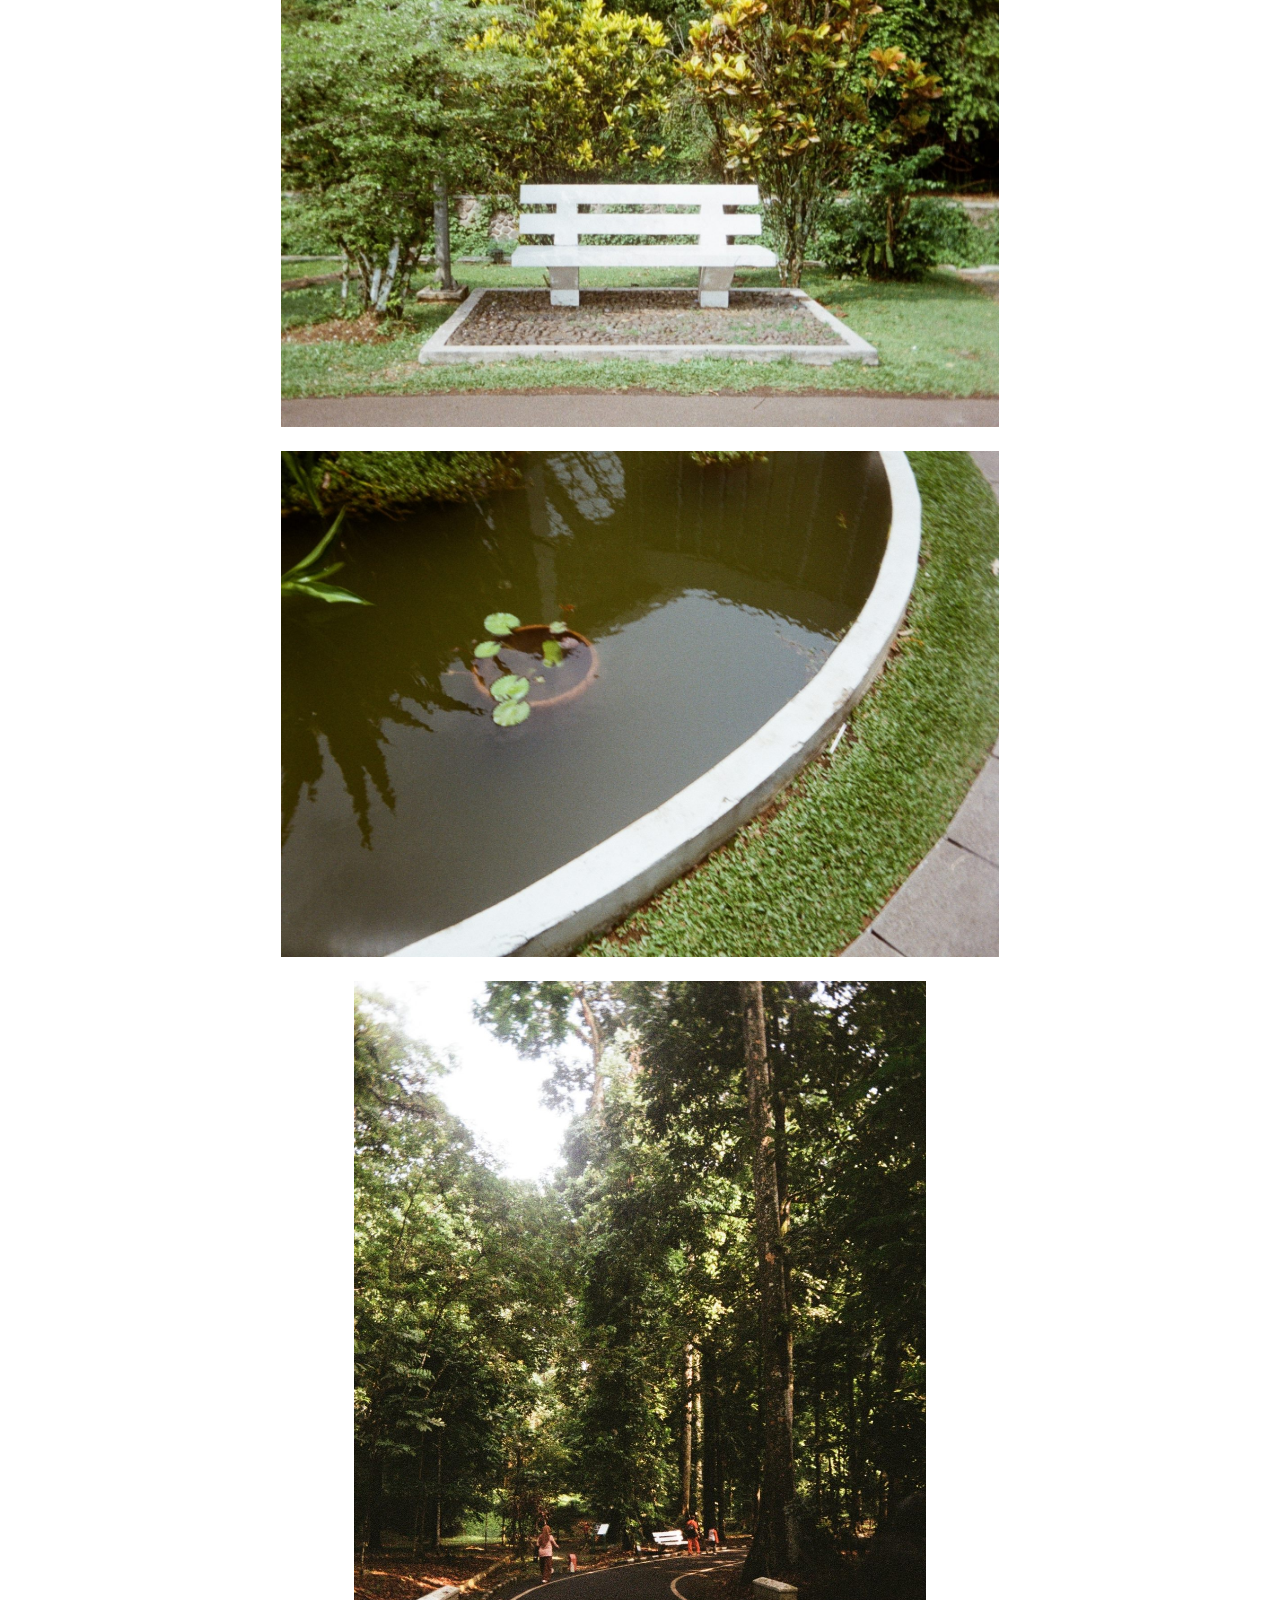
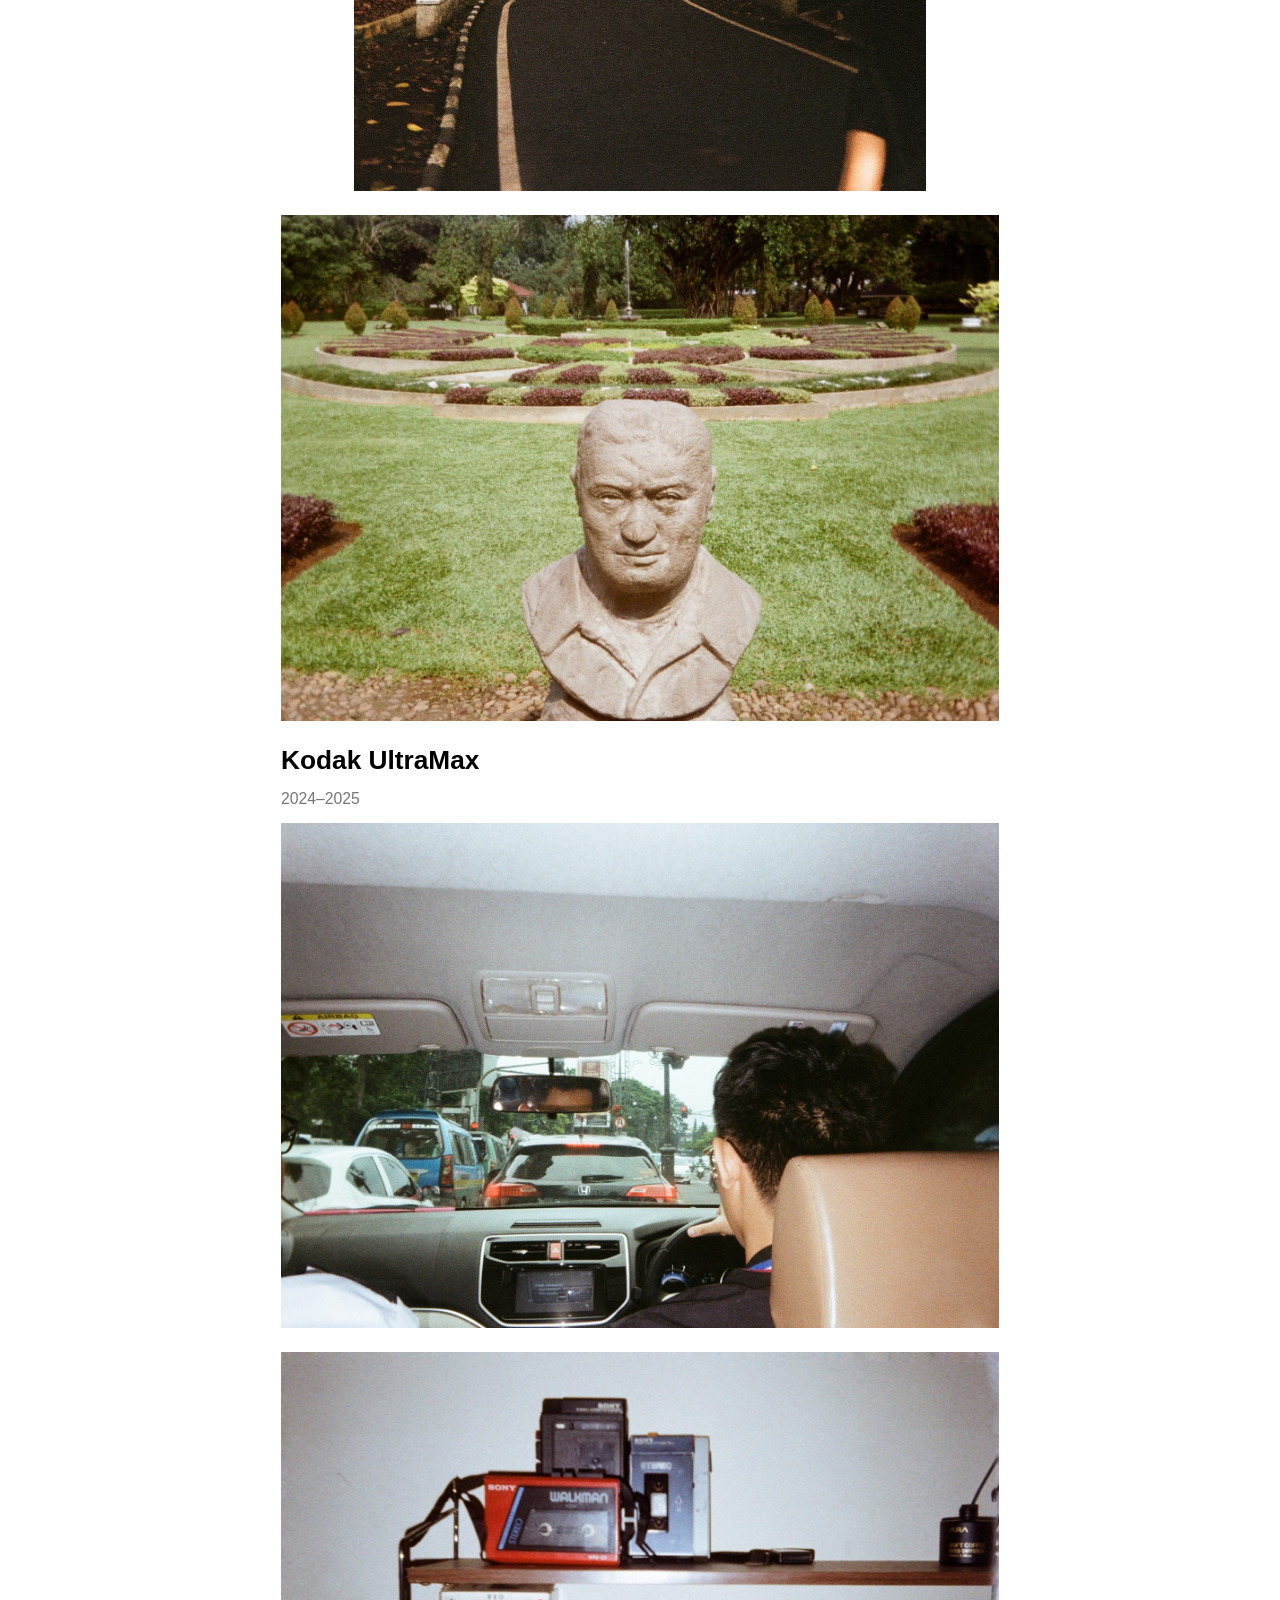
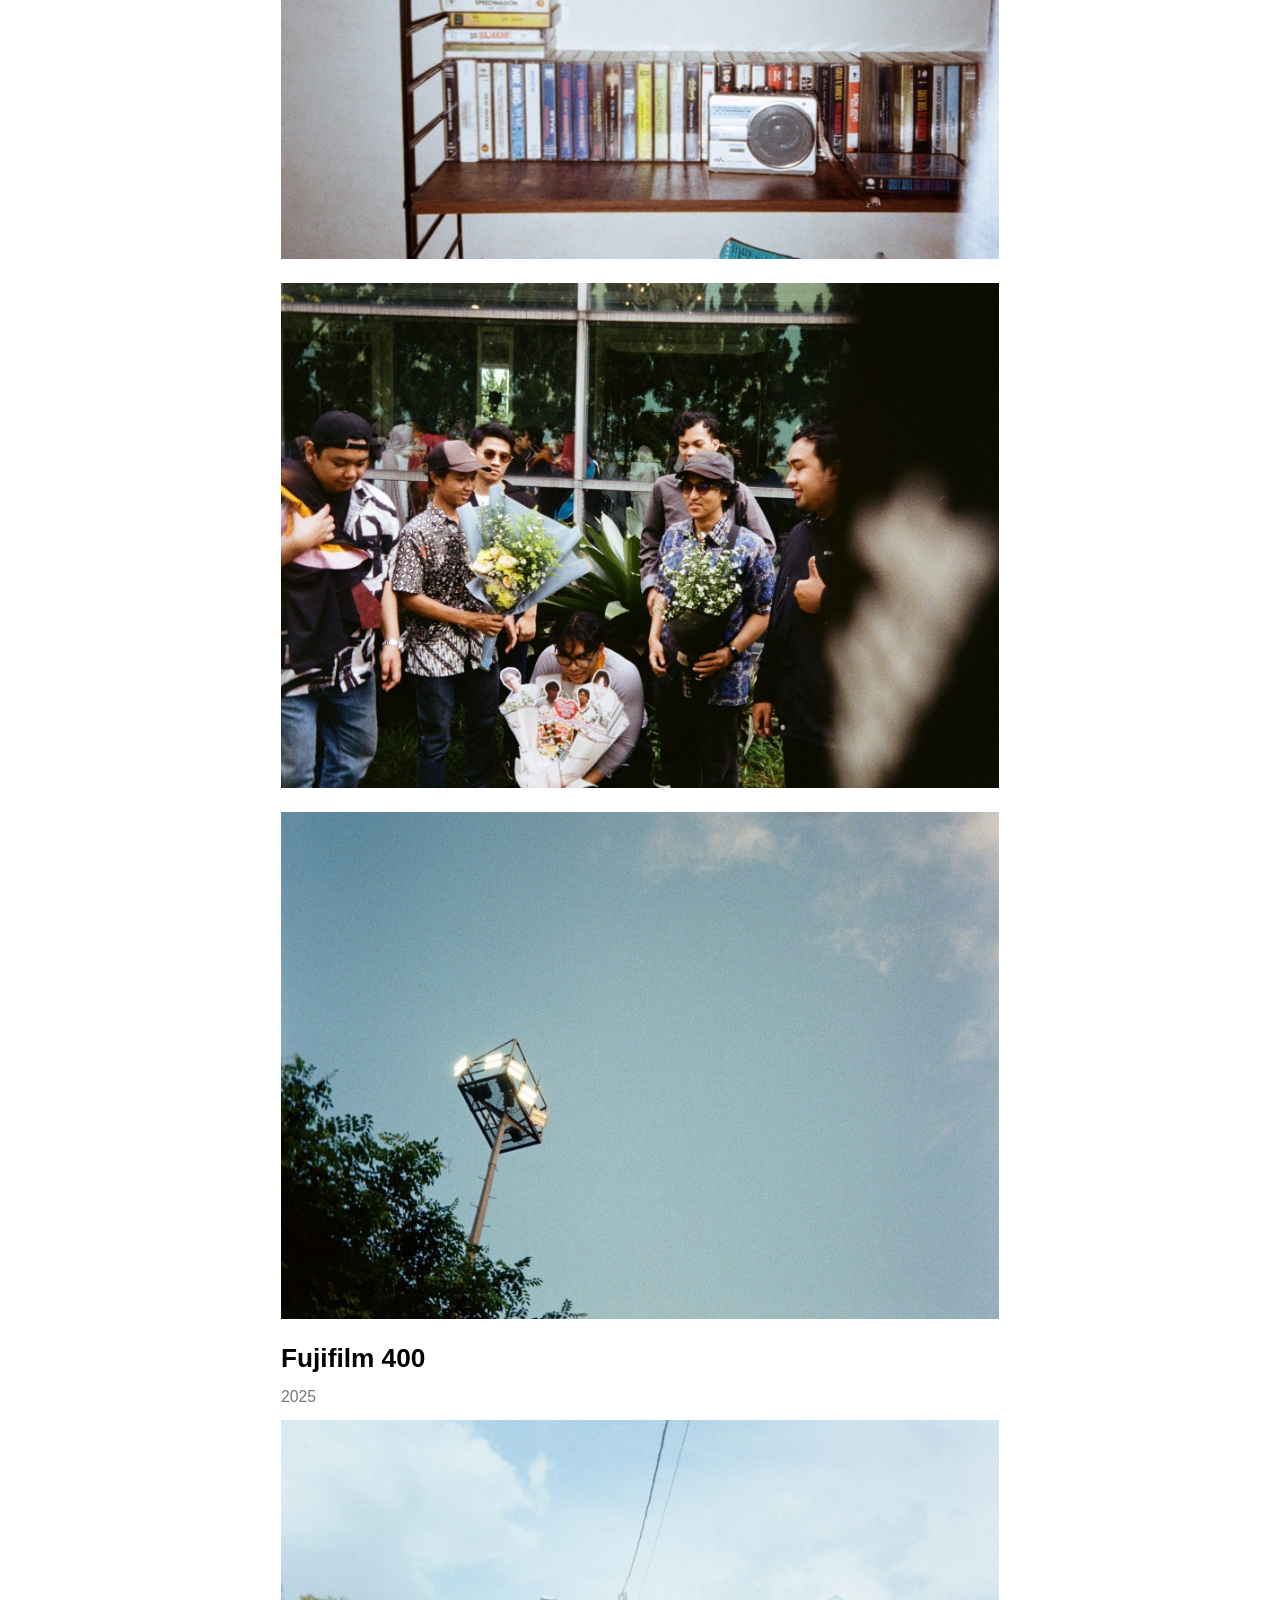
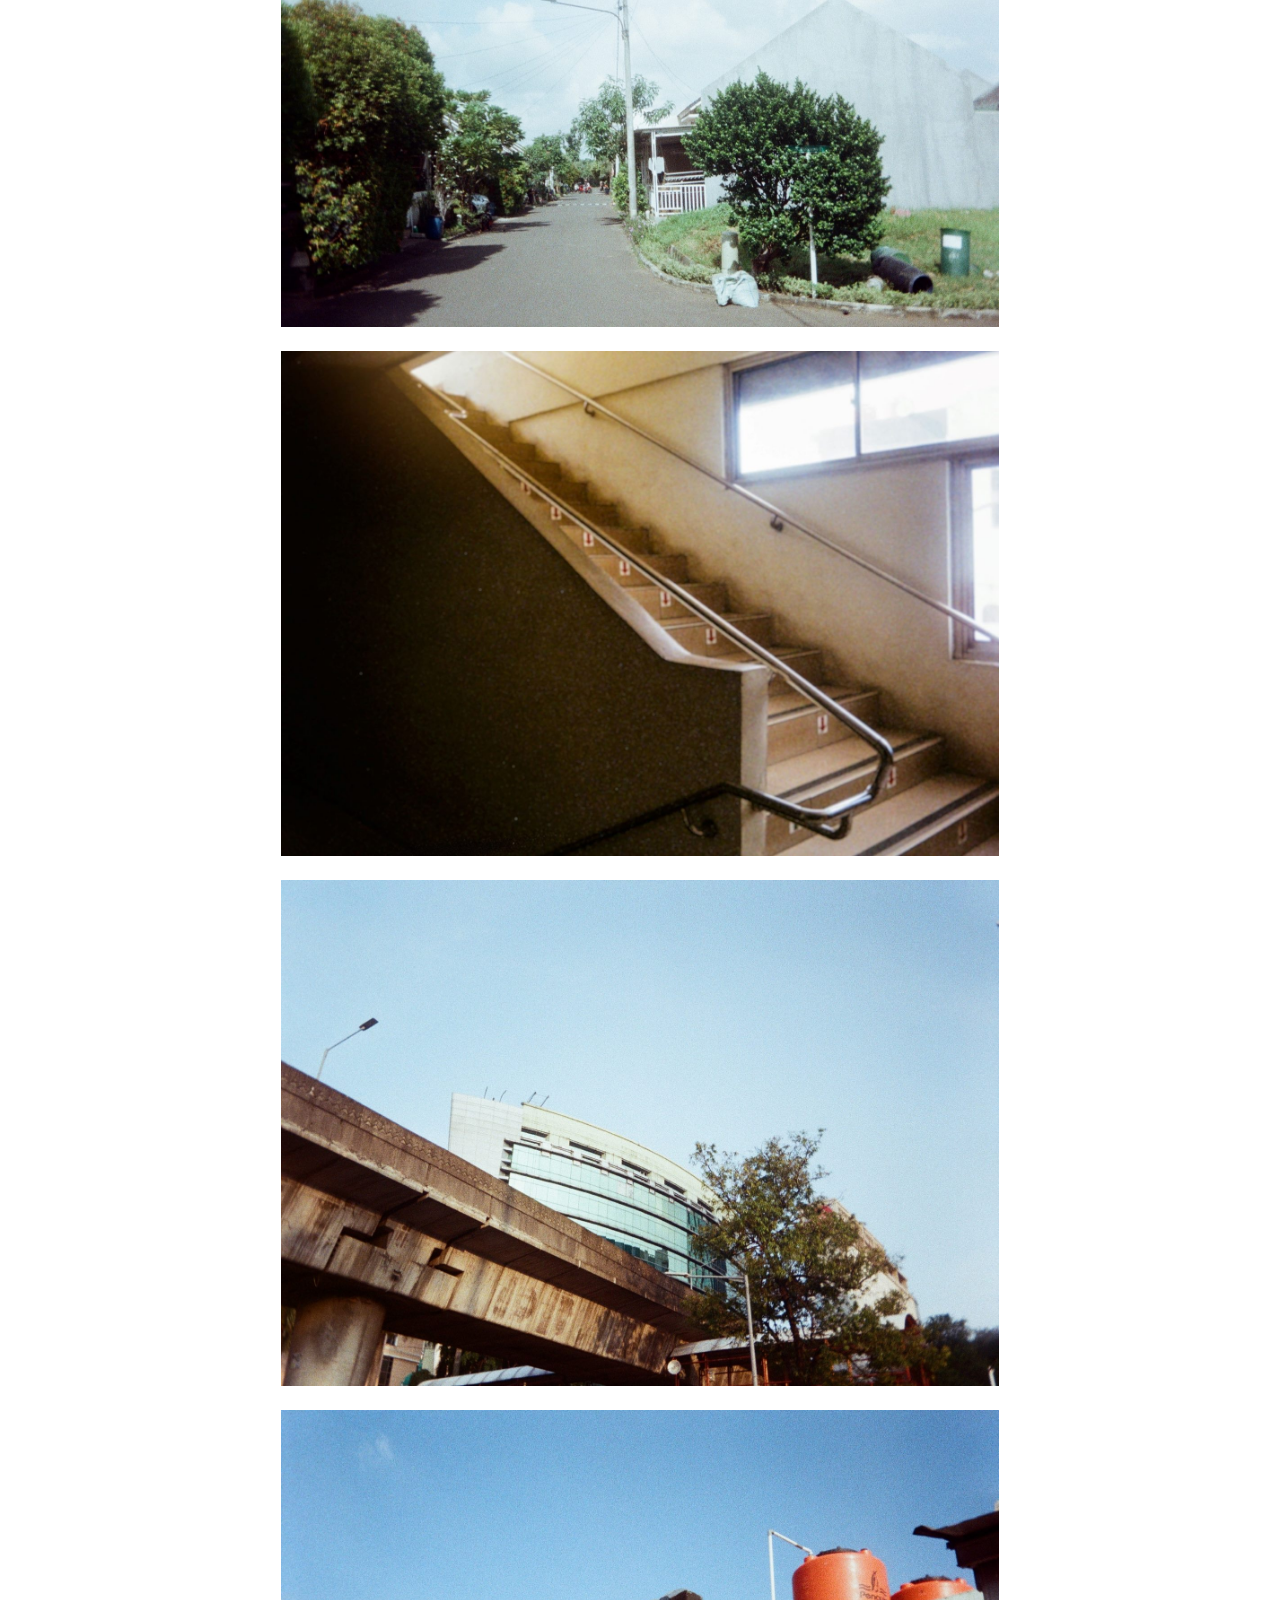
<file: photos.html>
<!DOCTYPE html>
<html lang="en">
<head>
  <meta charset="utf-8">
  <meta name="viewport" content="width=device-width, initial-scale=1.0">
  <link rel="stylesheet" href="style.css">
  <title>Photos</title>
</head>
<body>
<header id="banner">
  <a class="banner" href="index.html"></a>
</header>

<main id="content">
<h1>Photos</h1>

<p>Mostly shot on a half-frame Kodak Ektar H35. Click one to see it full size.</p>
<p>I haven't uploaded all of my pictures yet, maybe later, but you can see them on my <a href="https://www.instagram.com/vpqsk" target="_blank" rel="noopener">Instagram</a>.</p>

<h2>Kodak Portra 400</h2>
<p class="date">2025&ndash;2026</p>
<div class="roll">
  <a href="photos-web/portra-400/01.jpg"><img src="photos-web/portra-400/01.jpg" alt="" loading="lazy"></a>
  <a href="photos-web/portra-400/03.jpg"><img src="photos-web/portra-400/03.jpg" alt="" loading="lazy"></a>
  <a href="photos-web/portra-400/IMG_2025_08_15_1742347610.jpg"><img src="photos-web/portra-400/IMG_2025_08_15_1742347610.jpg" alt="" loading="lazy"></a>
  <a href="photos-web/portra-400/IMG_2025_11_18_1236092820.jpg"><img src="photos-web/portra-400/IMG_2025_11_18_1236092820.jpg" alt="" loading="lazy"></a>
  <a href="photos-web/portra-400/IMG_2025_11_20_1714191240.jpg"><img src="photos-web/portra-400/IMG_2025_11_20_1714191240.jpg" alt="" loading="lazy"></a>
  <a href="photos-web/portra-400/IMG_2025_11_21_1244360770.jpg"><img src="photos-web/portra-400/IMG_2025_11_21_1244360770.jpg" alt="" loading="lazy"></a>
  <a href="photos-web/portra-400/IMG_2025_11_23_1517397820.jpg"><img src="photos-web/portra-400/IMG_2025_11_23_1517397820.jpg" alt="" loading="lazy"></a>
  <a href="photos-web/portra-400/IMG_2025_11_24_1750382410.jpg"><img src="photos-web/portra-400/IMG_2025_11_24_1750382410.jpg" alt="" loading="lazy"></a>
  <a href="photos-web/portra-400/IMG_2025_12_07_1327194970.jpg"><img src="photos-web/portra-400/IMG_2025_12_07_1327194970.jpg" alt="" loading="lazy"></a>
  <a href="photos-web/portra-400/IMG_2025_12_08_2040079420.jpg"><img src="photos-web/portra-400/IMG_2025_12_08_2040079420.jpg" alt="" loading="lazy"></a>
  <a href="photos-web/portra-400/IMG_2026_01_19_0052223160.jpg"><img src="photos-web/portra-400/IMG_2026_01_19_0052223160.jpg" alt="" loading="lazy"></a>
  <a href="photos-web/portra-400/IMG_2026_01_25_1915447150.jpg"><img src="photos-web/portra-400/IMG_2026_01_25_1915447150.jpg" alt="" loading="lazy"></a>
  <a href="photos-web/portra-400/IMG_2026_03_03_2334458860.jpg"><img src="photos-web/portra-400/IMG_2026_03_03_2334458860.jpg" alt="" loading="lazy"></a>
  <a href="photos-web/portra-400/IMG_2026_03_11_2221473970.jpg"><img src="photos-web/portra-400/IMG_2026_03_11_2221473970.jpg" alt="" loading="lazy"></a>
  <a href="photos-web/portra-400/IMG_2026_03_12_1927095740.jpg"><img src="photos-web/portra-400/IMG_2026_03_12_1927095740.jpg" alt="" loading="lazy"></a>
</div>

<h2>Kodak Colorplus</h2>
<p class="date">2024</p>
<div class="roll">
  <a href="photos-web/kodak-gold/IMG_2024_10_20_213358.jpg"><img src="photos-web/kodak-gold/IMG_2024_10_20_213358.jpg" alt="" loading="lazy"></a>
  <a href="photos-web/kodak-gold/IMG_2024_10_21_202310.jpg"><img src="photos-web/kodak-gold/IMG_2024_10_21_202310.jpg" alt="" loading="lazy"></a>
  <a href="photos-web/kodak-gold/IMG_2024_10_21_202410.jpg"><img src="photos-web/kodak-gold/IMG_2024_10_21_202410.jpg" alt="" loading="lazy"></a>
  <a href="photos-web/kodak-gold/IMG_2024_11_03_1804590680.jpg"><img src="photos-web/kodak-gold/IMG_2024_11_03_1804590680.jpg" alt="" loading="lazy"></a>
  <a href="photos-web/kodak-gold/IMG_2024_11_03_1808110337.jpg"><img src="photos-web/kodak-gold/IMG_2024_11_03_1808110337.jpg" alt="" loading="lazy"></a>
</div>

<h2>Kodak UltraMax</h2>
<p class="date">2024&ndash;2025</p>
<div class="roll">
  <a href="photos-web/ultramax/IMG_2024_12_16_2325486230.jpg"><img src="photos-web/ultramax/IMG_2024_12_16_2325486230.jpg" alt="" loading="lazy"></a>
  <a href="photos-web/ultramax/IMG_2024_12_26_0014455980.jpg"><img src="photos-web/ultramax/IMG_2024_12_26_0014455980.jpg" alt="" loading="lazy"></a>
  <a href="photos-web/ultramax/IMG_2025_01_03_2346352850.jpg"><img src="photos-web/ultramax/IMG_2025_01_03_2346352850.jpg" alt="" loading="lazy"></a>
  <a href="photos-web/ultramax/IMG_2025_08_10_1928257710.jpg"><img src="photos-web/ultramax/IMG_2025_08_10_1928257710.jpg" alt="" loading="lazy"></a>
</div>

<h2>Fujifilm 400</h2>
<p class="date">2025</p>
<div class="roll">
  <a href="photos-web/fuji-400/IMG_2025_03_23_2259460310.jpg"><img src="photos-web/fuji-400/IMG_2025_03_23_2259460310.jpg" alt="" loading="lazy"></a>
  <a href="photos-web/fuji-400/IMG_2025_03_26_1003109570.jpg"><img src="photos-web/fuji-400/IMG_2025_03_26_1003109570.jpg" alt="" loading="lazy"></a>
  <a href="photos-web/fuji-400/IMG_2025_04_03_1058556530.jpg"><img src="photos-web/fuji-400/IMG_2025_04_03_1058556530.jpg" alt="" loading="lazy"></a>
  <a href="photos-web/fuji-400/IMG_2025_04_05_2022136350.jpg"><img src="photos-web/fuji-400/IMG_2025_04_05_2022136350.jpg" alt="" loading="lazy"></a>
  <a href="photos-web/fuji-400/IMG_2025_04_11_1858533970.jpg"><img src="photos-web/fuji-400/IMG_2025_04_11_1858533970.jpg" alt="" loading="lazy"></a>
  <a href="photos-web/fuji-400/IMG_2025_04_13_2304356410.jpg"><img src="photos-web/fuji-400/IMG_2025_04_13_2304356410.jpg" alt="" loading="lazy"></a>
  <a href="photos-web/fuji-400/IMG_2025_04_24_1607390530.jpg"><img src="photos-web/fuji-400/IMG_2025_04_24_1607390530.jpg" alt="" loading="lazy"></a>
</div>

<h2>Fujifilm 200</h2>
<p class="date">2025</p>
<div class="roll">
  <a href="photos-web/fuji-200/IMG_2025_04_18_1748154880.jpg"><img src="photos-web/fuji-200/IMG_2025_04_18_1748154880.jpg" alt="" loading="lazy"></a>
  <a href="photos-web/fuji-200/IMG_2025_08_17_1857500340.jpg"><img src="photos-web/fuji-200/IMG_2025_08_17_1857500340.jpg" alt="" loading="lazy"></a>
  <a href="photos-web/fuji-200/IMG_2025_10_25_1108476120.jpg"><img src="photos-web/fuji-200/IMG_2025_10_25_1108476120.jpg" alt="" loading="lazy"></a>
</div>

<h2>Ilford HP5</h2>
<p class="date">2025</p>
<div class="roll">
  <a href="photos-web/ilford-hp5/IMG_2025_05_13_1205578741.jpg"><img src="photos-web/ilford-hp5/IMG_2025_05_13_1205578741.jpg" alt="" loading="lazy"></a>
  <a href="photos-web/ilford-hp5/IMG_2025_05_13_1752173100.jpg"><img src="photos-web/ilford-hp5/IMG_2025_05_13_1752173100.jpg" alt="" loading="lazy"></a>
  <a href="photos-web/ilford-hp5/IMG_2025_05_13_1837469340.jpg"><img src="photos-web/ilford-hp5/IMG_2025_05_13_1837469340.jpg" alt="" loading="lazy"></a>
  <a href="photos-web/ilford-hp5/IMG_2025_05_16_1850125570.jpg"><img src="photos-web/ilford-hp5/IMG_2025_05_16_1850125570.jpg" alt="" loading="lazy"></a>
  <a href="photos-web/ilford-hp5/IMG_2025_05_18_1757336510.jpg"><img src="photos-web/ilford-hp5/IMG_2025_05_18_1757336510.jpg" alt="" loading="lazy"></a>
  <a href="photos-web/ilford-hp5/IMG_2025_05_20_1953529410.jpg"><img src="photos-web/ilford-hp5/IMG_2025_05_20_1953529410.jpg" alt="" loading="lazy"></a>
  <a href="photos-web/ilford-hp5/IMG_2025_05_21_2327418020.jpg"><img src="photos-web/ilford-hp5/IMG_2025_05_21_2327418020.jpg" alt="" loading="lazy"></a>
  <a href="photos-web/ilford-hp5/IMG_2025_05_22_1203217183.jpg"><img src="photos-web/ilford-hp5/IMG_2025_05_22_1203217183.jpg" alt="" loading="lazy"></a>
  <a href="photos-web/ilford-hp5/IMG_2025_05_25_0849565880.jpg"><img src="photos-web/ilford-hp5/IMG_2025_05_25_0849565880.jpg" alt="" loading="lazy"></a>
  <a href="photos-web/ilford-hp5/IMG_2025_05_25_0849569991.jpg"><img src="photos-web/ilford-hp5/IMG_2025_05_25_0849569991.jpg" alt="" loading="lazy"></a>
  <a href="photos-web/ilford-hp5/IMG_2025_05_25_0849574272.jpg"><img src="photos-web/ilford-hp5/IMG_2025_05_25_0849574272.jpg" alt="" loading="lazy"></a>
  <a href="photos-web/ilford-hp5/IMG_2025_05_25_0849577383.jpg"><img src="photos-web/ilford-hp5/IMG_2025_05_25_0849577383.jpg" alt="" loading="lazy"></a>
  <a href="photos-web/ilford-hp5/IMG_2025_05_25_0849581454.jpg"><img src="photos-web/ilford-hp5/IMG_2025_05_25_0849581454.jpg" alt="" loading="lazy"></a>
  <a href="photos-web/ilford-hp5/IMG_2025_05_25_0849585985.jpg"><img src="photos-web/ilford-hp5/IMG_2025_05_25_0849585985.jpg" alt="" loading="lazy"></a>
</div>

<h2>Digital</h2>
<p class="date">2024&ndash;2025</p>
<div class="roll">
  <a href="photos-web/digital/IMG_2024_11_16_2249244511.jpg"><img src="photos-web/digital/IMG_2024_11_16_2249244511.jpg" alt="" loading="lazy"></a>
  <a href="photos-web/digital/IMG_2024_11_23_2005027591.jpg"><img src="photos-web/digital/IMG_2024_11_23_2005027591.jpg" alt="" loading="lazy"></a>
  <a href="photos-web/digital/IMG_2025_02_03_2308016600.jpg"><img src="photos-web/digital/IMG_2025_02_03_2308016600.jpg" alt="" loading="lazy"></a>
  <a href="photos-web/digital/IMG_2025_02_03_2308242831.jpg"><img src="photos-web/digital/IMG_2025_02_03_2308242831.jpg" alt="" loading="lazy"></a>
  <a href="photos-web/digital/IMG_2025_02_03_2308405422.jpg"><img src="photos-web/digital/IMG_2025_02_03_2308405422.jpg" alt="" loading="lazy"></a>
  <a href="photos-web/digital/IMG_2025_02_27_0053394370.jpg"><img src="photos-web/digital/IMG_2025_02_27_0053394370.jpg" alt="" loading="lazy"></a>
  <a href="photos-web/digital/IMG_2025_04_15_2256176330.jpg"><img src="photos-web/digital/IMG_2025_04_15_2256176330.jpg" alt="" loading="lazy"></a>
  <a href="photos-web/digital/IMG_2025_04_15_2304451401.jpg"><img src="photos-web/digital/IMG_2025_04_15_2304451401.jpg" alt="" loading="lazy"></a>
</div>
</main>

<footer><a href="index.html">&larr; Back home</a></footer>
</body>
</html>
</file>
<file: style.css>
*, *:before, *:after { box-sizing: border-box; }
html { font-size: 62.5%; }
body {
  font-size: 1.75rem;
  font-family: Helvetica, Arial, sans-serif;
  line-height: 1.5;
  max-width: 75rem;
  margin: 0 auto;
  padding: 0 16px;
  color: #000;
  background: #fff;
  /* keeps the footer at the bottom on short pages */
  display: flex;
  flex-direction: column;
  min-height: 100vh;
}
main { flex: 1 0 auto; min-width: 0; }
header#banner { margin: 25px 0; }
.banner {
  display: block;
  position: relative;
  height: clamp(90px, 20vw, 144px);
  background: url(images/header.jpg) center / cover;
  border: 1px solid #000;
  text-decoration: none;
}
.banner span {
  position: absolute;
  left: 14px;
  bottom: 8px;
  color: #fff;
  font-size: 3.2rem;
  font-weight: bold;
  line-height: 1;
  text-shadow: 0 1px 4px rgba(0, 0, 0, .6);
}
.updates .date { margin-right: 6px; }
h1, h2, h3 { margin-bottom: 0; line-height: 1.15; }
p { margin: 12px 0; }
img { display: block; max-width: 100%; margin: 0 auto; }
figure { margin: 20px 0; }
figcaption { font-size: .92em; text-align: center; margin-top: 6px; }
table { border-collapse: collapse; margin: 0 auto; }
table, th, td { border: 1px solid #000; }
th, td { padding: 6px 10px; }
.date { color: #767676; font-size: .9em; }
.verse { color: #767676; font-size: .9em; }
pre {
  background: #f8f8f8;
  font-family: monospace;
  font-size: 1.3rem;
  overflow-x: auto;
  padding: 1.5rem;
  border: 1px solid;
}
code { font-family: monospace; font-size: 14px; background: #f2f2f2; }
footer { margin: 40px 0 25px; color: #767676; font-size: .9em; }

/* 80x15 footer buttons */
.buttons { display: flex; flex-wrap: wrap; justify-content: center; gap: 6px; margin: 12px 0; }
.buttons img { margin: 0; image-rendering: pixelated; }

@media (max-width: 640px) {
  table, table tbody { display: block; }
  table tr { display: flex; flex-wrap: wrap; justify-content: center; }
  table { border: 0; }
  th, td { padding: 6px 4px; font-size: .9em; }
}

/* photos */
.roll img { max-height: 90vh; margin: 12px auto 24px; }
</file>
